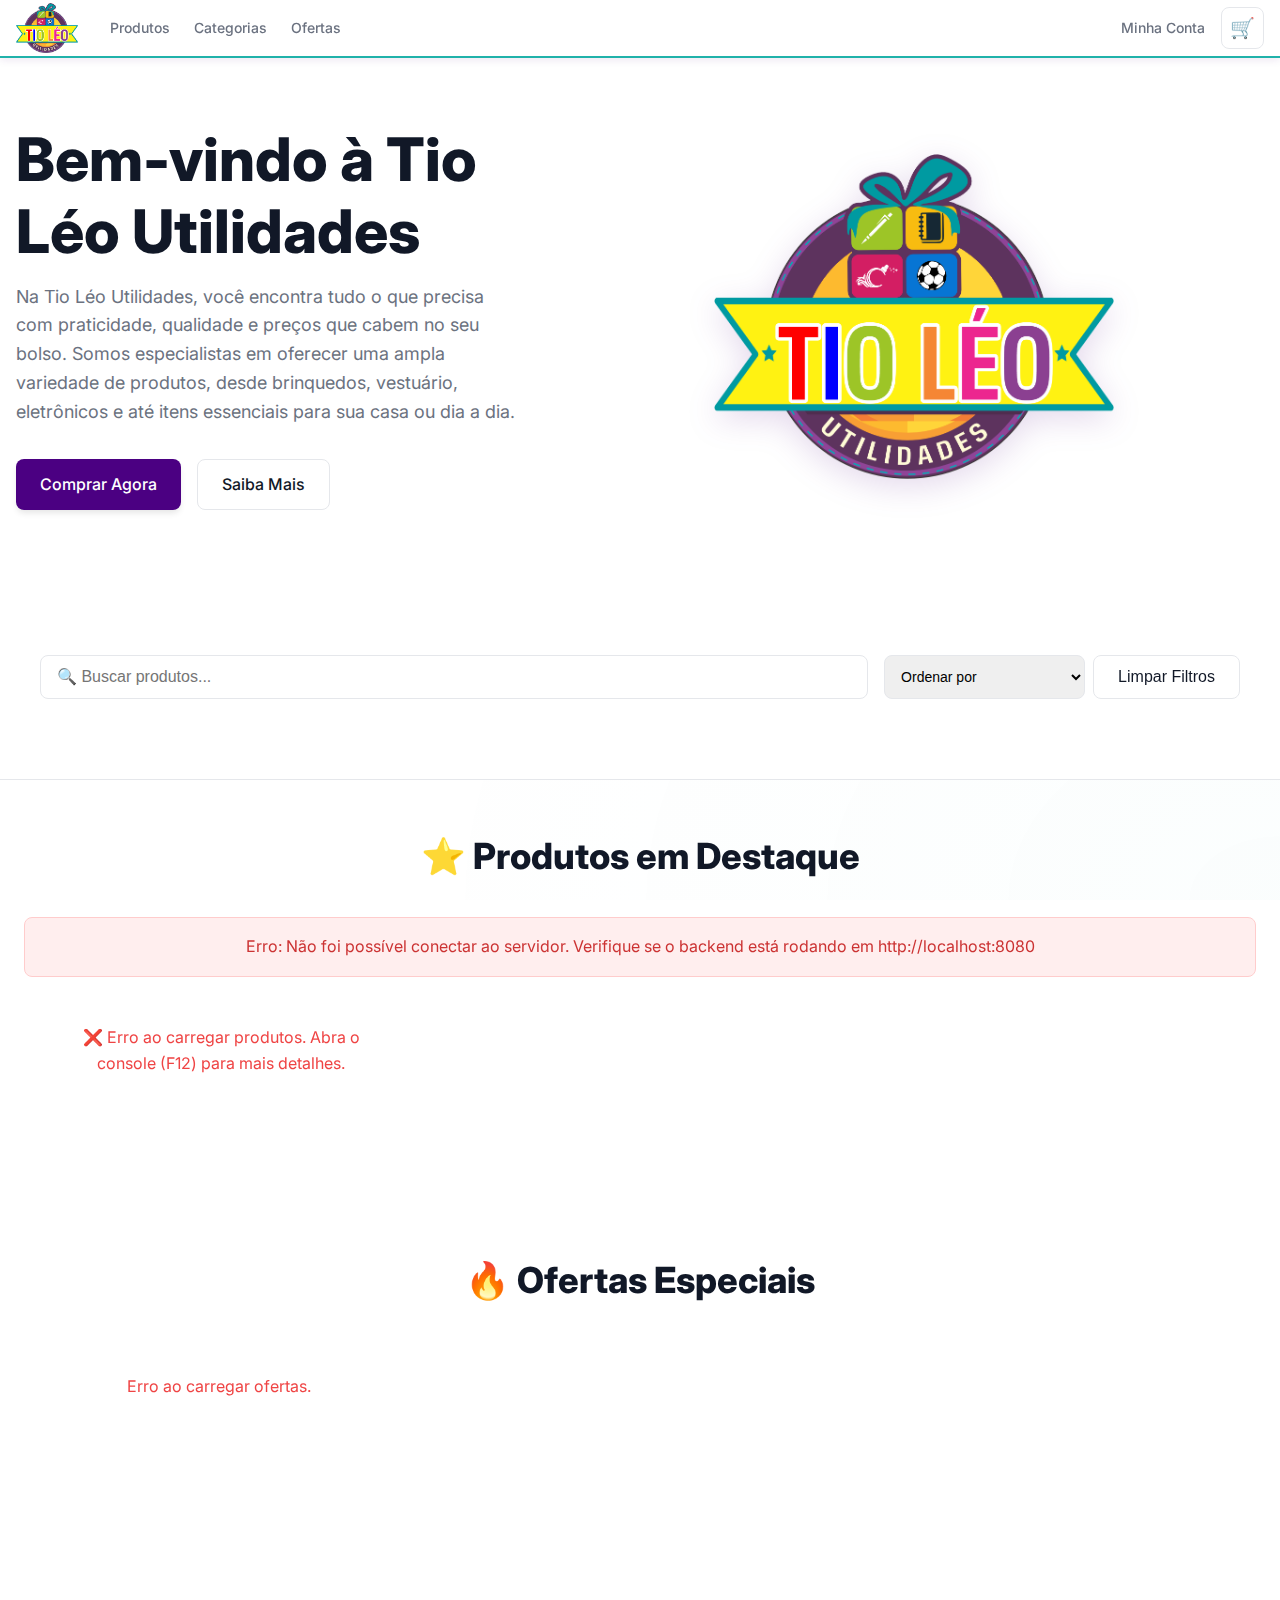
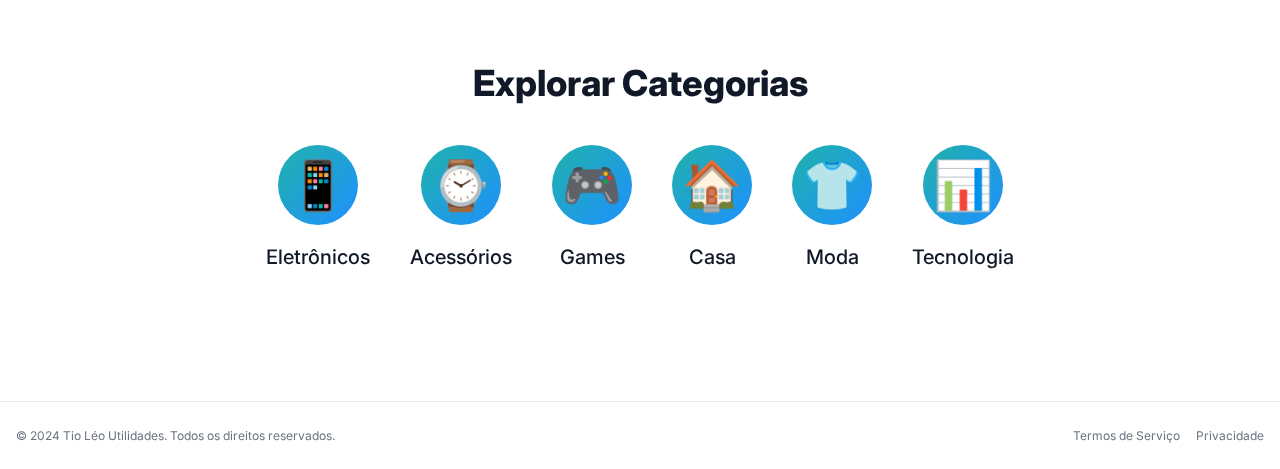
<file: frontend/index.html>
<!DOCTYPE html>
<html lang="pt-BR">
<head>
    <meta charset="UTF-8">
    <meta name="viewport" content="width=device-width, initial-scale=1.0">
    <meta name="description" content="Na Tio Léo Utilidades, você encontra tudo o que precisa com praticidade, qualidade e preços que cabem no seu bolso. Brinquedos, vestuário, eletrônicos e itens essenciais para sua casa ou dia a dia.">
    <title>Tio Léo Utilidades - Loja Online</title>
    <link rel="stylesheet" href="styles-modern.css">
    <link rel="preconnect" href="https://fonts.googleapis.com">
    <link rel="preconnect" href="https://fonts.gstatic.com" crossorigin>
    <link href="https://fonts.googleapis.com/css2?family=Inter:wght@400;500;600;700;800&display=swap" rel="stylesheet">
</head>
<body>
    <!-- HEADER STICKY -->
    <header class="site-header" id="site-header">
        <div class="header-container">
            <div class="header-left">
                <a href="index.html" class="logo-link">
                    <img src="LOGO.png" alt="Tio Léo Utilidades" class="logo-image">
                    <span class="logo-text" style="display: none;">Tio Léo Utilidades</span>
                </a>
                <nav class="header-nav desktop-only">
                    <a href="#produtos" class="nav-link">Produtos</a>
                    <a href="#categorias" class="nav-link">Categorias</a>
                    <a href="#ofertas" class="nav-link">Ofertas</a>
                    <a href="meus-pedidos.html" class="nav-link" id="pedidos-link" style="display: none;">📦 Meus Pedidos</a>
                </nav>
            </div>
            <div class="header-right">
                <div id="auth-container" class="auth-container">
                    <a href="login.html" class="nav-link">Minha Conta</a>
                </div>
                <button class="cart-button" id="cart-button" onclick="window.location.href='carrinho.html'">
                    <span class="cart-icon">🛒</span>
                    <span id="cart-count" class="cart-badge" style="display: none;">0</span>
                </button>
                <button class="menu-toggle" id="menu-toggle" aria-label="Menu">
                    <span class="menu-icon">☰</span>
                </button>
            </div>
        </div>
        <!-- Menu Mobile -->
        <div class="mobile-menu" id="mobile-menu" style="display: none;">
            <nav class="mobile-nav">
                <a href="#produtos" class="mobile-nav-link">Produtos</a>
                <a href="#categorias" class="mobile-nav-link">Categorias</a>
                <a href="#ofertas" class="mobile-nav-link">Ofertas</a>
                <a href="meus-pedidos.html" class="mobile-nav-link" id="mobile-pedidos-link" style="display: none;">📦 Meus Pedidos</a>
                <a href="login.html" class="mobile-nav-link">Minha Conta</a>
            </nav>
        </div>
    </header>

    <!-- HERO SECTION -->
    <section class="hero-section">
        <div class="hero-container">
            <div class="hero-content">
                <h1 class="hero-title">Bem-vindo à Tio Léo Utilidades</h1>
                <p class="hero-description">
                    Na Tio Léo Utilidades, você encontra tudo o que precisa com praticidade, qualidade e preços que cabem no seu bolso. Somos especialistas em oferecer uma ampla variedade de produtos, desde brinquedos, vestuário, eletrônicos e até itens essenciais para sua casa ou dia a dia.
                </p>
                <div class="hero-buttons">
                    <a href="#produtos" class="btn btn-primary">Comprar Agora</a>
                    <a href="#sobre" class="btn btn-outline">Saiba Mais</a>
                </div>
            </div>
            <div class="hero-image">
                <div class="hero-image-wrapper">
                    <div class="hero-image-placeholder">
                        <img src="LOGO.png" alt="Tio Léo Utilidades">
                    </div>
                </div>
            </div>
        </div>
    </section>

            <!-- BUSCA E FILTROS -->
            <section class="search-section" style="background: var(--background); padding: 2rem 0; border-bottom: 1px solid var(--border);">
                <div class="section-container">
                    <div style="max-width: 1200px; margin: 0 auto;">
                        <div style="display: flex; gap: 1rem; flex-wrap: wrap; align-items: center;">
                            <div style="flex: 1; min-width: 250px;">
                                <input type="text" id="search-input" placeholder="🔍 Buscar produtos..." 
                                       style="width: 100%; padding: 0.75rem 1rem; border: 1px solid var(--border); border-radius: var(--radius); font-size: 1rem;">
                            </div>
                            <div style="display: flex; gap: 0.5rem; flex-wrap: wrap;">
                                <select id="filter-order" style="padding: 0.75rem; border: 1px solid var(--border); border-radius: var(--radius); font-size: 0.875rem;">
                                    <option value="">Ordenar por</option>
                                    <option value="nome">Nome (A-Z)</option>
                                    <option value="preco-asc">Preço: Menor para Maior</option>
                                    <option value="preco-desc">Preço: Maior para Menor</option>
                                </select>
                                <button id="clear-filters" class="btn btn-outline" style="white-space: nowrap;">Limpar Filtros</button>
                            </div>
                        </div>
                    </div>
                </div>
            </section>

            <!-- PRODUTOS EM DESTAQUE -->
            <section class="products-section" id="produtos">
                <div class="section-container">
                    <h2 class="section-title">⭐ Produtos em Destaque</h2>
                    <div id="loading" class="loading">Carregando produtos...</div>
                    <div id="error" class="error" style="display: none;"></div>
                    <div id="products-count" style="margin-bottom: 1rem; color: var(--muted);"></div>
                    <div id="products-grid" class="products-grid-modern"></div>
                </div>
            </section>

    <!-- OFERTAS SECTION -->
    <section class="deals-section" id="ofertas">
        <div class="section-container">
            <h2 class="section-title">🔥 Ofertas Especiais</h2>
            <div id="deals-grid" class="deals-grid"></div>
        </div>
    </section>

    <!-- CATEGORIAS SECTION -->
    <section class="categories-section" id="categorias">
        <div class="section-container">
            <h2 class="section-title">Explorar Categorias</h2>
            <div class="categories-grid">
                <div class="category-card">
                    <div class="category-icon">📱</div>
                    <h3 class="category-name">Eletrônicos</h3>
                </div>
                <div class="category-card">
                    <div class="category-icon">⌚</div>
                    <h3 class="category-name">Acessórios</h3>
                </div>
                <div class="category-card">
                    <div class="category-icon">🎮</div>
                    <h3 class="category-name">Games</h3>
                </div>
                <div class="category-card">
                    <div class="category-icon">🏠</div>
                    <h3 class="category-name">Casa</h3>
                </div>
                <div class="category-card">
                    <div class="category-icon">👕</div>
                    <h3 class="category-name">Moda</h3>
                </div>
                <div class="category-card">
                    <div class="category-icon">📊</div>
                    <h3 class="category-name">Tecnologia</h3>
                </div>
            </div>
        </div>
    </section>

    <!-- FOOTER -->
    <footer class="site-footer">
        <div class="footer-container">
            <p class="footer-text">© 2024 Tio Léo Utilidades. Todos os direitos reservados.</p>
            <nav class="footer-nav">
                <a href="#" class="footer-link">Termos de Serviço</a>
                <a href="#" class="footer-link">Privacidade</a>
            </nav>
        </div>
    </footer>

    <script src="api.js"></script>
    <script src="auth.js"></script>
    <script src="carrinho-persistente.js"></script>
    <script src="header-utils.js"></script>
    <script src="app-modern.js"></script>
</body>
</html>
</file>
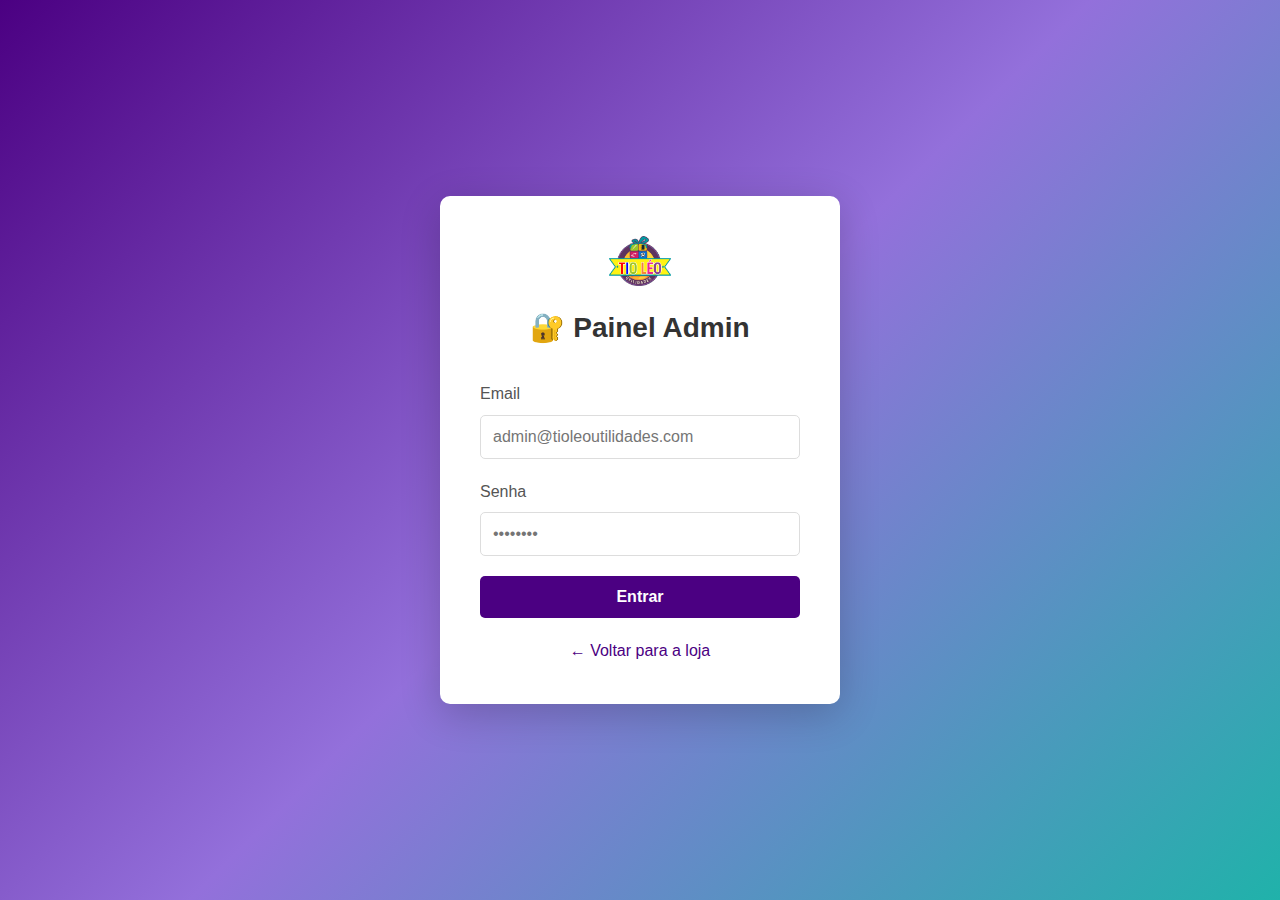
<file: frontend/admin-login.html>
<!DOCTYPE html>
<html lang="pt-BR">
<head>
    <meta charset="UTF-8">
    <meta name="viewport" content="width=device-width, initial-scale=1.0">
    <title>Login Admin - TIO LÉO Utilidades</title>
    <link rel="stylesheet" href="styles.css">
    <style>
        .admin-login-container {
            min-height: 100vh;
            display: flex;
            justify-content: center;
            align-items: center;
            background: linear-gradient(135deg, var(--dark-purple, #4B0082) 0%, var(--light-purple, #9370DB) 50%, var(--teal, #20B2AA) 100%);
            padding: 20px;
        }
        .admin-login-box {
            background: white;
            padding: 40px;
            border-radius: 10px;
            box-shadow: 0 10px 40px rgba(0,0,0,0.2);
            width: 100%;
            max-width: 400px;
        }
        .admin-login-box h1 {
            text-align: center;
            margin-bottom: 30px;
            color: #333;
            font-size: 28px;
        }
        .admin-login-box h1 img {
            margin-bottom: 10px;
        }
        .admin-form-group {
            margin-bottom: 20px;
        }
        .admin-form-group label {
            display: block;
            margin-bottom: 8px;
            color: #555;
            font-weight: 500;
        }
        .admin-form-group input {
            width: 100%;
            padding: 12px;
            border: 1px solid #ddd;
            border-radius: 5px;
            font-size: 16px;
            box-sizing: border-box;
        }
        .admin-form-group input:focus {
            outline: none;
            border-color: var(--dark-purple, #4B0082);
        }
        .admin-btn-login {
            width: 100%;
            padding: 12px;
            background: var(--dark-purple, #4B0082);
            color: white;
            border: none;
            border-radius: 5px;
            font-size: 16px;
            font-weight: 600;
            cursor: pointer;
            transition: background 0.3s;
        }
        .admin-btn-login:hover {
            background: var(--light-purple, #9370DB);
        }
        .admin-btn-login:disabled {
            background: #ccc;
            cursor: not-allowed;
        }
        .admin-error {
            background: #fee;
            color: #c33;
            padding: 10px;
            border-radius: 5px;
            margin-bottom: 20px;
            display: none;
        }
        .admin-error.show {
            display: block;
        }
        .admin-back-link {
            text-align: center;
            margin-top: 20px;
        }
        .admin-back-link a {
            color: var(--dark-purple, #4B0082);
            text-decoration: none;
        }
        .admin-back-link a:hover {
            text-decoration: underline;
        }
    </style>
</head>
<body>
    <div class="admin-login-container">
        <div class="admin-login-box">
            <h1>
                <img src="LOGO.png" alt="TIO LÉO Utilidades" style="height: 50px; width: auto; display: block; margin: 0 auto 20px;">
                <span style="display: block; margin-top: 10px;">🔐 Painel Admin</span>
            </h1>
            <div class="admin-error" id="errorMessage"></div>
            <form id="loginForm">
                <div class="admin-form-group">
                    <label for="email">Email</label>
                    <input type="email" id="email" name="email" required placeholder="admin@tioleoutilidades.com">
                </div>
                <div class="admin-form-group">
                    <label for="senha">Senha</label>
                    <input type="password" id="senha" name="senha" required placeholder="••••••••">
                </div>
                <button type="submit" class="admin-btn-login" id="loginBtn">Entrar</button>
            </form>
            <div class="admin-back-link">
                <a href="index.html">← Voltar para a loja</a>
            </div>
        </div>
    </div>
    <script src="admin-login.js"></script>
</body>
</html>
</file>
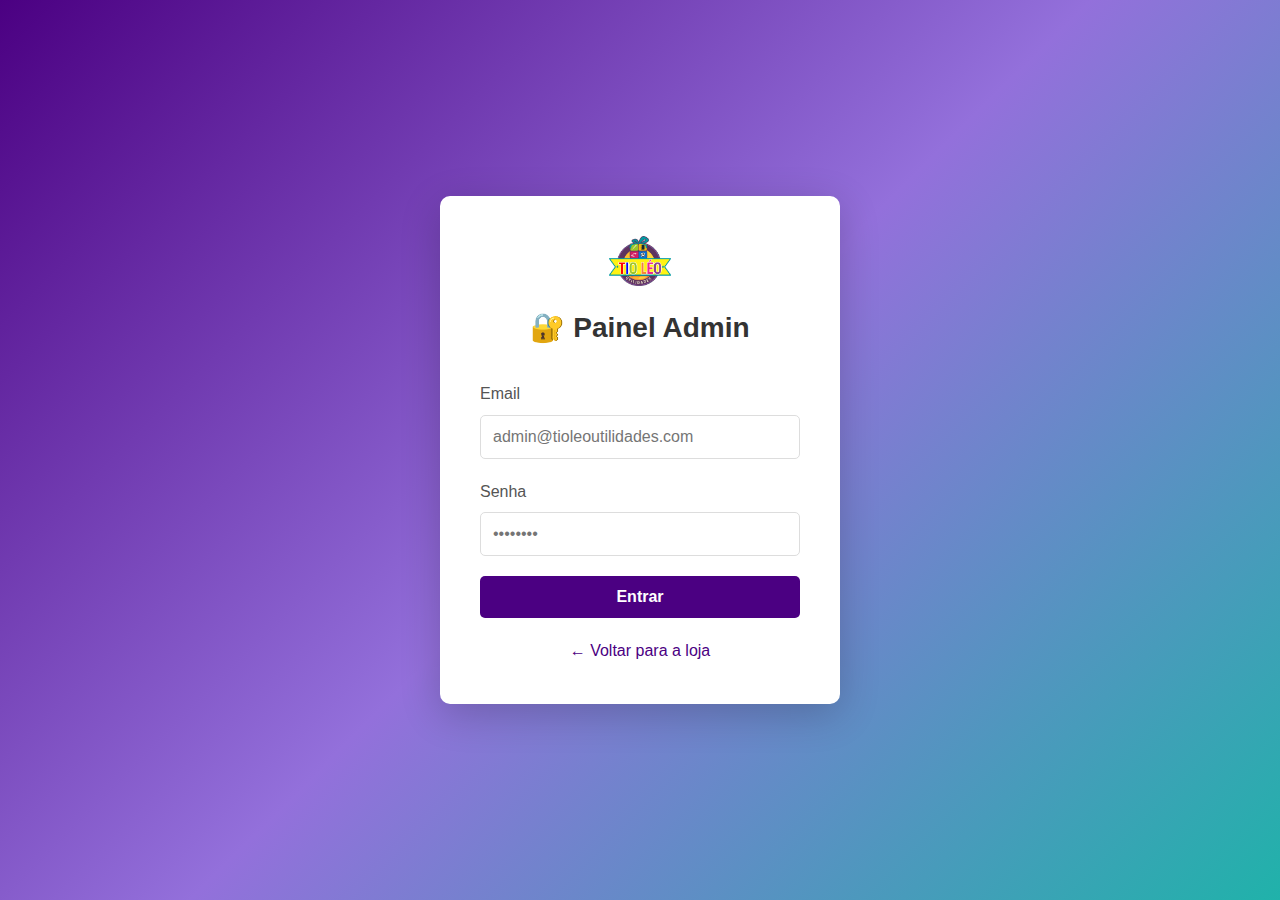
<file: frontend/admin.html>
<!DOCTYPE html>
<html lang="pt-BR">
<head>
    <meta charset="UTF-8">
    <meta name="viewport" content="width=device-width, initial-scale=1.0">
    <title>Painel Admin - TIO LÉO Utilidades</title>
    <link rel="stylesheet" href="styles.css">
    <link rel="stylesheet" href="admin.css">
</head>
<body>
    <div class="admin-container">
        <!-- Sidebar -->
        <aside class="admin-sidebar">
            <div class="admin-sidebar-header">
                <h2>
                    <img src="LOGO.png" alt="TIO LÉO Utilidades" style="height: 40px; width: auto; margin-right: 0.5rem;">
                    Admin
                </h2>
            </div>
            <nav class="admin-nav">
                <a href="#" class="admin-nav-item active" data-section="dashboard">
                    📊 Dashboard
                </a>
                <a href="#" class="admin-nav-item" data-section="produtos">
                    📦 Produtos
                </a>
                <a href="#" class="admin-nav-item" data-section="pedidos">
                    📦 Pedidos
                </a>
            </nav>
            <div class="admin-sidebar-footer">
                <div class="admin-user-info">
                    <strong id="adminUserName">Admin</strong>
                    <span id="adminUserEmail">admin@tioleoutilidades.com</span>
                </div>
                <button class="admin-btn-logout" id="logoutBtn">Sair</button>
            </div>
        </aside>

        <!-- Main Content -->
        <main class="admin-main">
            <header class="admin-header">
                <h1 id="adminPageTitle">Dashboard</h1>
            </header>

            <!-- Dashboard Section -->
            <section id="dashboard" class="admin-section active">
                <div class="admin-stats">
                    <div class="admin-stat-card">
                        <div class="admin-stat-icon">📦</div>
                        <div class="admin-stat-info">
                            <h3 id="totalProdutos">0</h3>
                            <p>Total de Produtos</p>
                        </div>
                    </div>
                    <div class="admin-stat-card">
                        <div class="admin-stat-icon">📦</div>
                        <div class="admin-stat-info">
                            <h3 id="totalPedidos">0</h3>
                            <p>Total de Pedidos</p>
                        </div>
                    </div>
                    <div class="admin-stat-card">
                        <div class="admin-stat-icon">💰</div>
                        <div class="admin-stat-info">
                            <h3 id="totalVendas">R$ 0,00</h3>
                            <p>Total em Vendas</p>
                        </div>
                    </div>
                    <div class="admin-stat-card">
                        <div class="admin-stat-icon">👥</div>
                        <div class="admin-stat-info">
                            <h3 id="totalUsuarios">0</h3>
                            <p>Total de Usuários</p>
                        </div>
                    </div>
                    <div class="admin-stat-card">
                        <div class="admin-stat-icon">✅</div>
                        <div class="admin-stat-info">
                            <h3 id="pedidosPendentes">0</h3>
                            <p>Pedidos Pendentes</p>
                        </div>
                    </div>
                    <div class="admin-stat-card">
                        <div class="admin-stat-icon">📊</div>
                        <div class="admin-stat-info">
                            <h3 id="ticketMedio">R$ 0,00</h3>
                            <p>Ticket Médio</p>
                        </div>
                    </div>
                </div>
                
                <div style="margin-top: 2rem; display: grid; grid-template-columns: 1fr 1fr; gap: 1.5rem;">
                    <div class="admin-stat-card" style="padding: 1.5rem;">
                        <h3 style="margin-bottom: 1rem;">Status dos Pedidos</h3>
                        <div id="pedidosStatusChart" style="min-height: 200px;">
                            <p style="color: #6b7280;">Carregando...</p>
                        </div>
                    </div>
                    <div class="admin-stat-card" style="padding: 1.5rem;">
                        <h3 style="margin-bottom: 1rem;">Últimos Pedidos</h3>
                        <div id="ultimosPedidos" style="min-height: 200px;">
                            <p style="color: #6b7280;">Carregando...</p>
                        </div>
                    </div>
                </div>
            </section>

            <!-- Produtos Section -->
            <section id="produtos" class="admin-section">
                <div class="admin-section-header">
                    <h2>Gerenciar Produtos</h2>
                    <div style="display: flex; gap: 1rem;">
                        <button class="admin-btn-danger" id="btnDeletarTodosProdutos" style="background: #dc3545; color: white; padding: 0.5rem 1rem; border: none; border-radius: 4px; cursor: pointer; font-weight: 500;">
                            🗑️ Deletar Todos os Produtos
                        </button>
                        <button class="admin-btn-primary" id="btnNovoProduto">+ Novo Produto</button>
                    </div>
                </div>
                <div class="admin-table-container">
                    <table class="admin-table">
                        <thead>
                            <tr>
                                <th>ID</th>
                                <th>Nome</th>
                                <th>Preço</th>
                                <th>Estoque</th>
                                <th>Ações</th>
                            </tr>
                        </thead>
                        <tbody id="produtosTableBody">
                            <tr>
                                <td colspan="5" class="admin-loading">Carregando...</td>
                            </tr>
                        </tbody>
                    </table>
                </div>
            </section>

            <!-- Pedidos Section -->
            <section id="pedidos" class="admin-section">
                <div class="admin-section-header">
                    <h2>Gerenciar Pedidos</h2>
                </div>
                <div class="admin-table-container">
                    <table class="admin-table">
                        <thead>
                            <tr>
                                <th>ID</th>
                                <th>Data</th>
                                <th>Valor Total</th>
                                <th>Status</th>
                                <th>Ações</th>
                            </tr>
                        </thead>
                        <tbody id="pedidosTableBody">
                            <tr>
                                <td colspan="5" class="admin-loading">Carregando...</td>
                            </tr>
                        </tbody>
                    </table>
                </div>
            </section>
        </main>
    </div>

    <!-- Modal Produto -->
    <div id="produtoModal" class="admin-modal">
        <div class="admin-modal-content">
            <div class="admin-modal-header">
                <h2 id="produtoModalTitle">Novo Produto</h2>
                <button class="admin-modal-close" id="closeProdutoModal">&times;</button>
            </div>
            <form id="produtoForm">
                <input type="hidden" id="produtoId">
                <div class="admin-form-group">
                    <label for="produtoNome">Nome *</label>
                    <input type="text" id="produtoNome" required>
                </div>
                <div class="admin-form-group">
                    <label for="produtoDescricao">Descrição *</label>
                    <textarea id="produtoDescricao" rows="3" required></textarea>
                </div>
                <div class="admin-form-row">
                    <div class="admin-form-group">
                        <label for="produtoPreco">Preço *</label>
                        <input type="number" id="produtoPreco" step="0.01" min="0" required>
                    </div>
                    <div class="admin-form-group">
                        <label for="produtoEstoque">Estoque *</label>
                        <input type="number" id="produtoEstoque" min="0" required>
                    </div>
                </div>
                <div class="admin-form-group">
                    <label for="produtoImagemUrl">URL da Imagem</label>
                    <input type="url" id="produtoImagemUrl">
                </div>
                <div class="admin-modal-footer">
                    <button type="button" class="admin-btn-secondary" id="cancelProduto">Cancelar</button>
                    <button type="submit" class="admin-btn-primary">Salvar</button>
                </div>
            </form>
        </div>
    </div>

    <!-- Modal Pedido -->
    <div id="pedidoModal" class="admin-modal">
        <div class="admin-modal-content admin-modal-large">
            <div class="admin-modal-header">
                <h2>Detalhes do Pedido #<span id="pedidoModalId"></span></h2>
                <button class="admin-modal-close" id="closePedidoModal">&times;</button>
            </div>
            <div id="pedidoModalBody">
                <div class="admin-loading">Carregando...</div>
            </div>
        </div>
    </div>

    <script src="admin.js"></script>
</body>
</html>
</file>
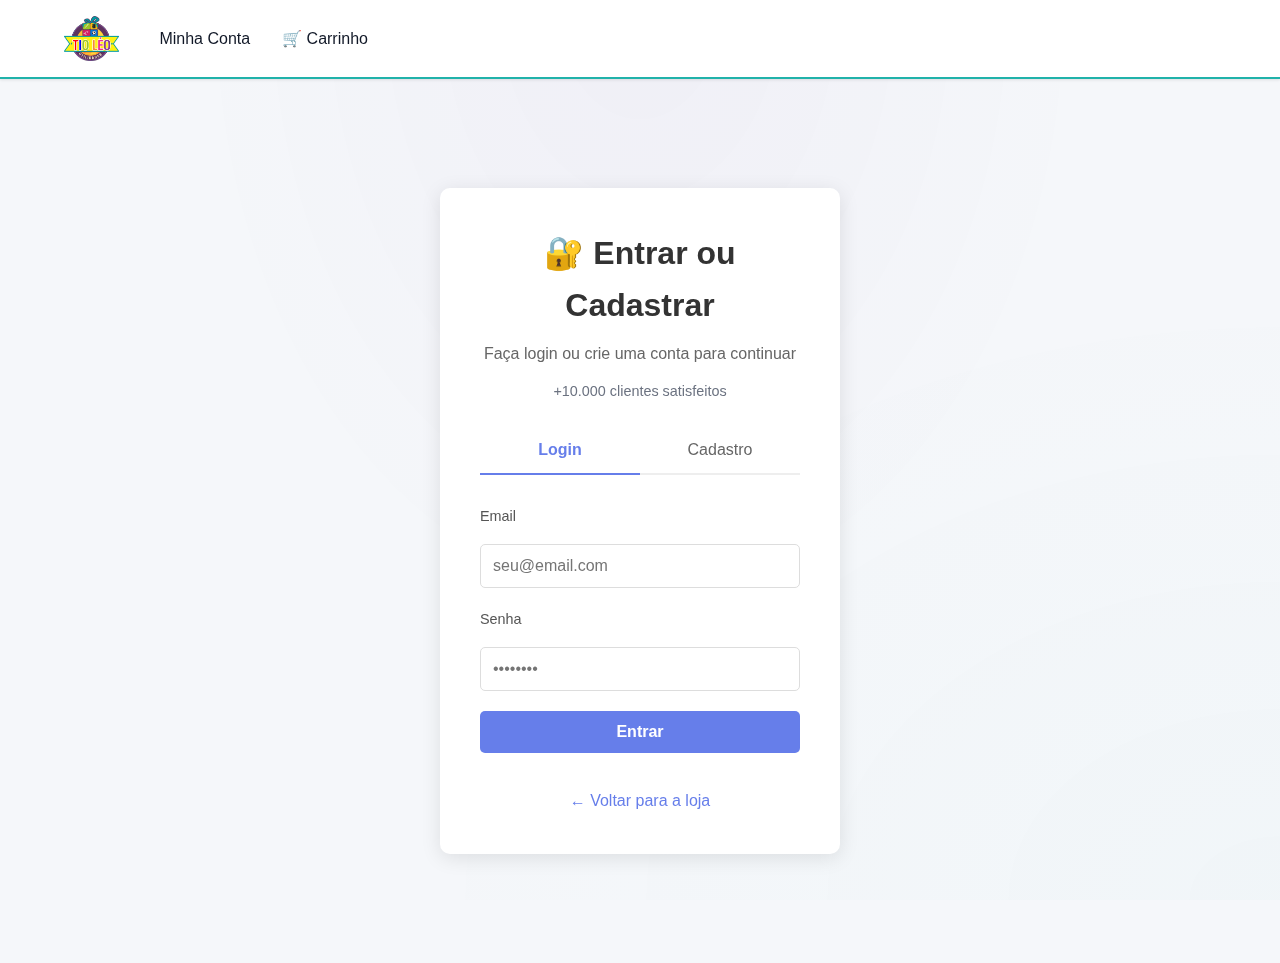
<file: frontend/carrinho.html>
<!DOCTYPE html>
<html lang="pt-BR">
<head>
    <meta charset="UTF-8">
    <meta name="viewport" content="width=device-width, initial-scale=1.0">
    <title>Carrinho - TIO LÉO Utilidades</title>
    <link rel="stylesheet" href="styles.css">
</head>
<body>
    <header class="header">
        <div class="container">
            <button class="menu-toggle" id="menu-toggle" aria-label="Menu">☰</button>
            <a href="index.html" class="logo">
                <img src="LOGO.png" alt="TIO LÉO Utilidades" style="height: 45px; width: auto;">
                <span style="display: none;">TIO LÉO Utilidades</span>
            </a>
            
            <div class="header-search">
                <form id="header-search-form">
                    <input 
                        type="text" 
                        id="header-search-input" 
                        placeholder="🔍 Buscar produtos..." 
                    >
                    <button type="submit">Buscar</button>
                </form>
            </div>
            
            <nav class="nav">
                <div id="auth-container" class="auth-container"></div>
            </nav>
        </div>
        
        <!-- Menu Mobile -->
        <div class="mobile-menu" id="mobile-menu">
            <div id="mobile-auth-container"></div>
        </div>
    </header>

    <main class="main">
        <div class="container">
            <div class="cart-header">
                <h2>Carrinho de Compras</h2>
                <button id="clear-cart-btn" class="clear-cart-btn">Limpar Carrinho</button>
            </div>

            <div id="cart-empty" class="cart-empty" style="display: none;">
                <p>Seu carrinho está vazio.</p>
                <a href="index.html" class="continue-shopping-btn">Continuar Comprando</a>
            </div>

            <div id="cart-content" class="cart-content" style="display: none;">
                <div class="cart-items-container">
                    <div id="cart-items"></div>
                </div>

                <div class="cart-summary">
                    <h3>Resumo do Pedido</h3>
                    <div class="summary-row">
                        <span>Total de itens:</span>
                        <span id="total-items">0</span>
                    </div>
                    <div class="summary-total">
                        <span>Total:</span>
                        <span id="total-price">R$ 0,00</span>
                    </div>
                    <button id="checkout-btn" class="checkout-btn">Ir para Pagamento</button>
                    <a href="index.html" class="continue-shopping-link">Continuar Comprando</a>
                </div>
            </div>
        </div>
    </main>

    <script src="api.js"></script>
    <script src="auth.js"></script>
    <script src="carrinho-persistente.js"></script>
    <script src="header-utils.js"></script>
    <script src="carrinho.js"></script>
    <script>
        // Atualizar header ao carregar
        if (document.readyState === 'loading') {
            document.addEventListener('DOMContentLoaded', () => {
                headerUtils.updateAuthButton();
                setupMobileMenu();
                setupHeaderSearch();
            });
        } else {
            headerUtils.updateAuthButton();
            setupMobileMenu();
            setupHeaderSearch();
        }
        
        // Busca no header
        function setupHeaderSearch() {
            const headerForm = document.getElementById('header-search-form');
            if (headerForm) {
                headerForm.addEventListener('submit', (e) => {
                    e.preventDefault();
                    const input = document.getElementById('header-search-input');
                    const termo = input.value.trim();
                    if (termo) {
                        window.location.href = `index.html?search=${encodeURIComponent(termo)}`;
                    }
                });
            }
        }
        
        // Menu Mobile
        function setupMobileMenu() {
            const menuToggle = document.getElementById('menu-toggle');
            const mobileMenu = document.getElementById('mobile-menu');
            const mobileAuthContainer = document.getElementById('mobile-auth-container');
            
            if (menuToggle && mobileMenu) {
                menuToggle.addEventListener('click', () => {
                    mobileMenu.classList.toggle('active');
                    if (mobileAuthContainer && auth.isAuthenticated()) {
                        const user = auth.getUser();
                        const isAdmin = user.role === 'ADMIN' || user.role === 'ROLE_ADMIN';
                        mobileAuthContainer.innerHTML = `
                            <a href="index.html" class="nav-link">Home</a>
                            <a href="carrinho.html" class="nav-link">🛒 Carrinho</a>
                            ${isAdmin ? '<a href="admin.html" class="nav-link admin-link">⚙️ Admin</a>' : ''}
                            <a href="login.html" class="nav-link">Minha Conta</a>
                            <button class="logout-btn" style="width: 100%; margin-top: 1rem;" onclick="auth.logout(); window.location.reload();">Sair</button>
                        `;
                    } else if (mobileAuthContainer) {
                        mobileAuthContainer.innerHTML = `
                            <a href="index.html" class="nav-link">Home</a>
                            <a href="carrinho.html" class="nav-link">🛒 Carrinho</a>
                            <a href="login.html" class="nav-link">Entrar</a>
                        `;
                    }
                });
                
                document.addEventListener('click', (e) => {
                    if (!mobileMenu.contains(e.target) && !menuToggle.contains(e.target)) {
                        mobileMenu.classList.remove('active');
                    }
                });
            }
        }
    </script>
</body>
</html>
</file>
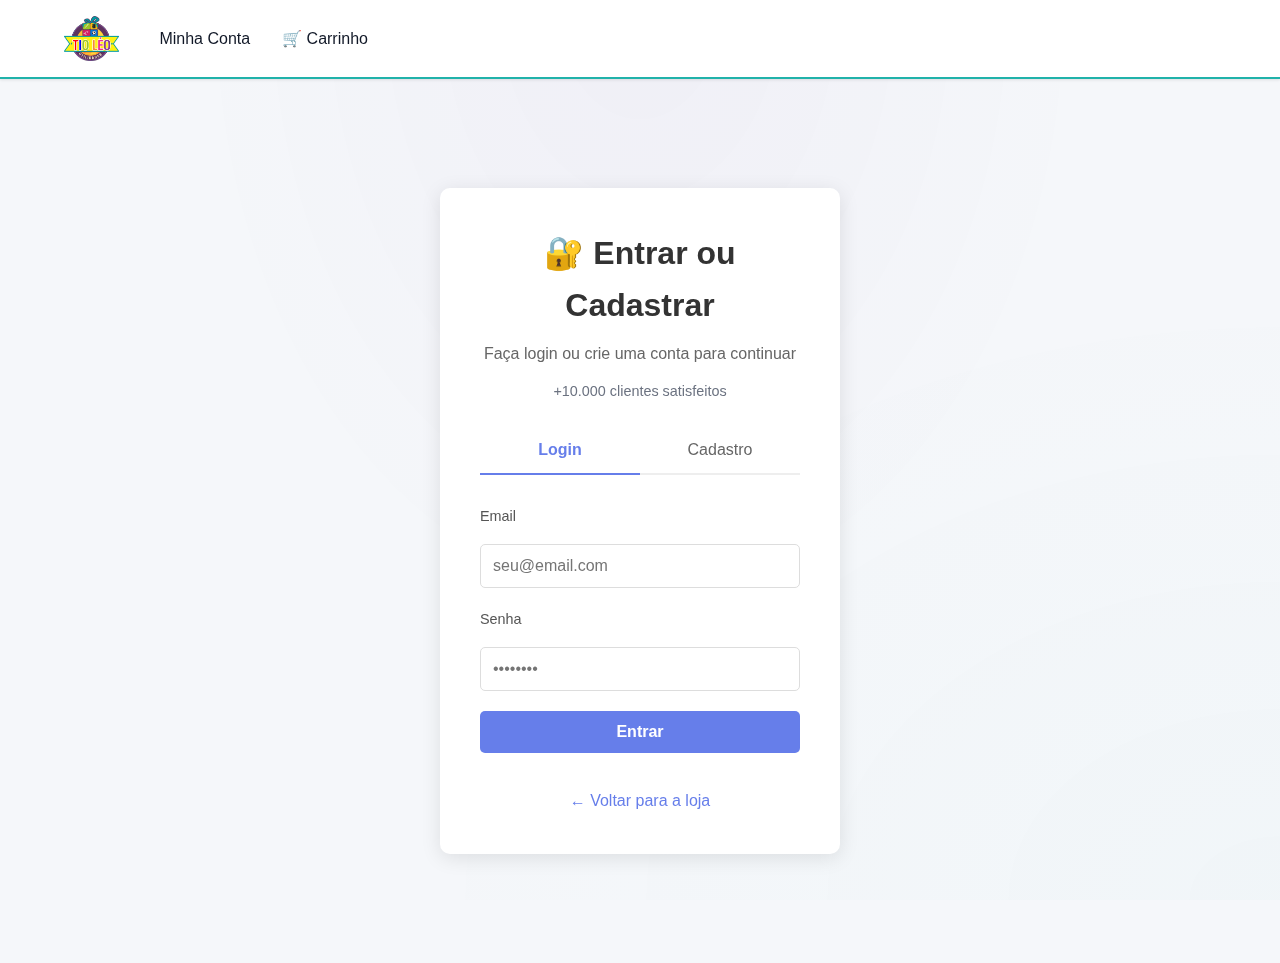
<file: frontend/checkout-novo.html>
<!DOCTYPE html>
<html lang="pt-BR">
<head>
    <meta charset="UTF-8">
    <meta name="viewport" content="width=device-width, initial-scale=1.0">
    <title>Checkout - Tio Léo Utilidades</title>
    <link rel="stylesheet" href="styles.css">
</head>
<body>
    <header class="header">
        <div class="container">
            <h1 class="logo">
                <img src="LOGO.png" alt="TIO LÉO Utilidades" style="height: 45px; width: auto;">
                <span style="display: none;">TIO LÉO Utilidades</span>
            </h1>
            <nav class="nav">
                <a href="index.html" class="nav-link">Home</a>
                <a href="carrinho.html" class="nav-link">
                    Carrinho
                    <span id="cart-count" class="cart-badge">0</span>
                </a>
            </nav>
        </div>
    </header>

    <main class="main">
        <div class="container">
            <h2>Finalizar Pedido</h2>

            <div id="loading" class="loading" style="display: none;">Carregando...</div>
            <div id="error" class="error" style="display: none;"></div>

            <div id="checkout-content" style="display: none;">
                <!-- Endereço de Entrega -->
                <section class="checkout-section">
                    <h3>Endereço de Entrega</h3>
                    <div id="enderecos-lista"></div>
                    <button id="btn-novo-endereco" class="btn-secondary">+ Novo Endereço</button>
                </section>

                <!-- Frete -->
                <section class="checkout-section" id="frete-section" style="display: none;">
                    <h3>Opções de Frete</h3>
                    <div id="opcoes-frete"></div>
                </section>

                <!-- Resumo -->
                <section class="checkout-section">
                    <h3>Resumo do Pedido</h3>
                    <div id="resumo-pedido"></div>
                    <div class="checkout-total">
                        <strong>Total: <span id="total-final">R$ 0,00</span></strong>
                    </div>
                    <button id="btn-finalizar" class="checkout-btn" disabled>Finalizar Pedido</button>
                </section>
            </div>
        </div>
    </main>

    <!-- Modal Novo Endereço -->
    <div id="modal-endereco" class="modal" style="display: none;">
        <div class="modal-content">
            <div class="modal-header">
                <h3>Novo Endereço</h3>
                <button class="modal-close" onclick="fecharModalEndereco()">&times;</button>
            </div>
            <form id="form-endereco">
                <div class="form-group">
                    <label>CEP *</label>
                    <input type="text" id="endereco-cep" required maxlength="10">
                </div>
                <div class="form-group">
                    <label>Rua *</label>
                    <input type="text" id="endereco-rua" required>
                </div>
                <div class="form-row">
                    <div class="form-group">
                        <label>Número *</label>
                        <input type="text" id="endereco-numero" required>
                    </div>
                    <div class="form-group">
                        <label>Complemento</label>
                        <input type="text" id="endereco-complemento">
                    </div>
                </div>
                <div class="form-group">
                    <label>Bairro *</label>
                    <input type="text" id="endereco-bairro" required>
                </div>
                <div class="form-row">
                    <div class="form-group">
                        <label>Cidade *</label>
                        <input type="text" id="endereco-cidade" required>
                    </div>
                    <div class="form-group">
                        <label>Estado *</label>
                        <input type="text" id="endereco-estado" required maxlength="2" placeholder="SP">
                    </div>
                </div>
                <div class="form-group">
                    <label>
                        <input type="checkbox" id="endereco-principal"> Marcar como principal
                    </label>
                </div>
                <div class="modal-footer">
                    <button type="button" class="btn-secondary" onclick="fecharModalEndereco()">Cancelar</button>
                    <button type="submit" class="btn-primary">Salvar</button>
                </div>
            </form>
        </div>
    </div>

    <script src="auth.js"></script>
    <script src="checkout-novo.js"></script>
</body>
</html>
</file>
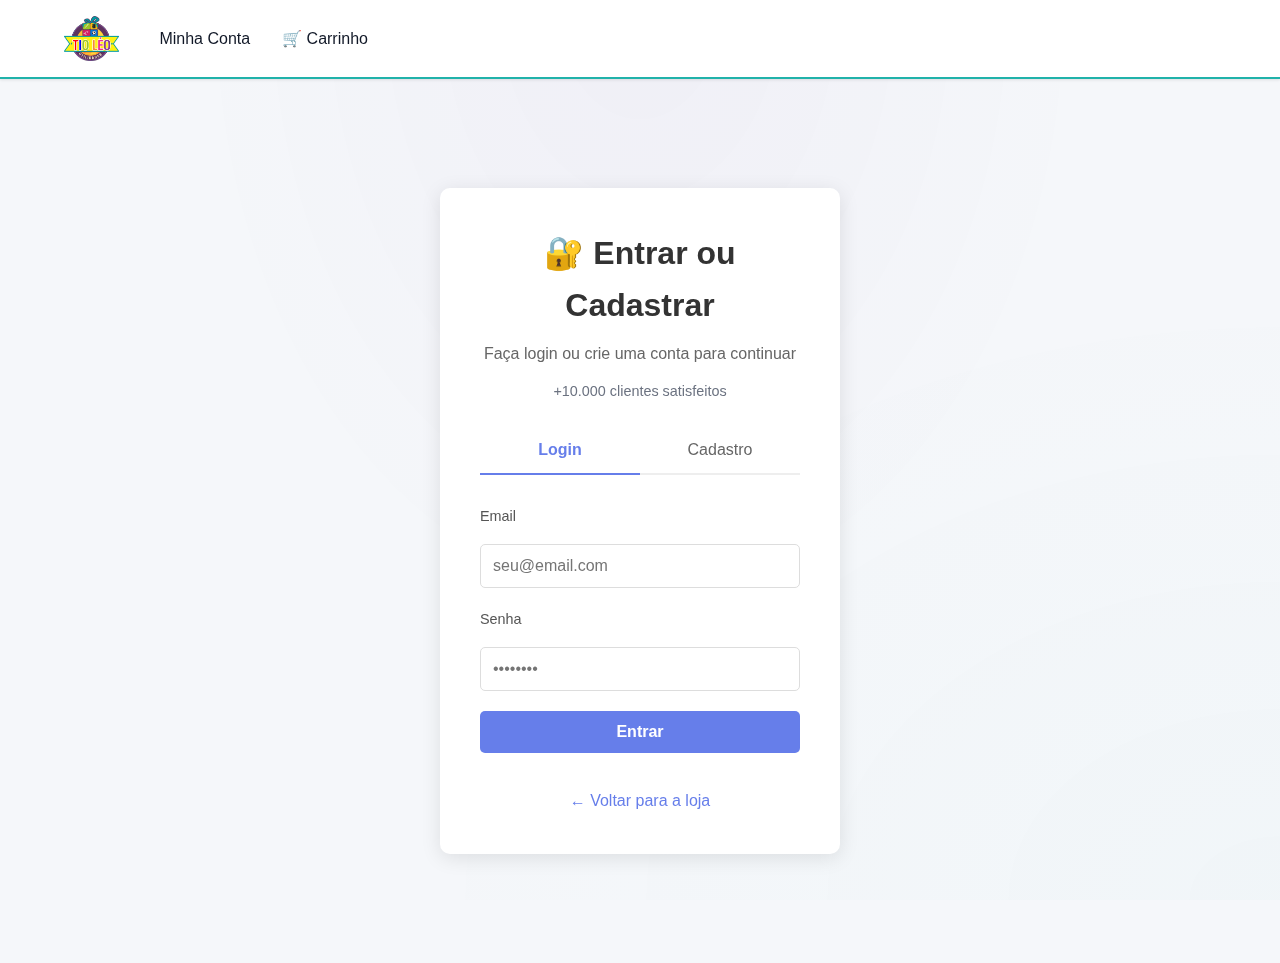
<file: frontend/checkout.html>
<!DOCTYPE html>
<html lang="pt-BR">
<head>
    <meta charset="UTF-8">
    <meta name="viewport" content="width=device-width, initial-scale=1.0">
    <title>Checkout - TIO LÉO Utilidades</title>
    <link rel="stylesheet" href="styles.css">
</head>
<body>
    <header class="header">
        <div class="container">
            <button class="menu-toggle" id="menu-toggle" aria-label="Menu">☰</button>
            <a href="index.html" class="logo">
                <img src="LOGO.png" alt="TIO LÉO Utilidades" style="height: 45px; width: auto;">
                <span style="display: none;">TIO LÉO Utilidades</span>
            </a>
            
            <div class="header-search" style="display: none;">
                <!-- Busca oculta no checkout -->
            </div>
            
            <nav class="nav">
                <div id="auth-container" class="auth-container"></div>
            </nav>
        </div>
        
        <!-- Menu Mobile -->
        <div class="mobile-menu" id="mobile-menu">
            <div id="mobile-auth-container"></div>
        </div>
    </header>

    <main class="main">
        <div class="container">
            <!-- Progress Bar -->
            <div class="checkout-progress">
                <div class="progress-steps">
                    <div class="progress-step active">
                        <div class="progress-step-number">1</div>
                        <div class="progress-step-label">Carrinho</div>
                    </div>
                    <div class="progress-step active">
                        <div class="progress-step-number">2</div>
                        <div class="progress-step-label">Endereço</div>
                    </div>
                    <div class="progress-step active">
                        <div class="progress-step-number">3</div>
                        <div class="progress-step-label">Pagamento</div>
                    </div>
                    <div class="progress-step">
                        <div class="progress-step-number">4</div>
                        <div class="progress-step-label">Confirmação</div>
                    </div>
                </div>
            </div>

            <div id="order-success" class="order-success" style="display: none;">
                <div class="success-icon">✓</div>
                <h1>🎉 Pedido Realizado com Sucesso!</h1>
                <p>Seu pedido <strong id="order-id"></strong> foi criado e está sendo processado.</p>
                <p style="margin-top: 1rem; color: var(--color-text-secondary);">
                    Você receberá um email de confirmação em breve.
                </p>
                <a href="index.html" class="continue-shopping-btn">Continuar Comprando</a>
            </div>

            <div id="checkout-form-container" class="checkout-form-container">
                <h2 style="font-weight: var(--font-weight-bold); margin-bottom: 1.5rem;">Finalizar Pedido</h2>
                
                <div id="order-items-summary" class="order-items-summary"></div>
                
                <div class="order-total-summary">
                    <strong>Total: <span id="checkout-total">R$ 0,00</span></strong>
                </div>

                <div class="form-actions">
                    <button id="confirm-order-btn" class="confirm-order-btn">✓ Confirmar Pedido</button>
                    <a href="carrinho.html" class="back-to-cart-btn">← Voltar ao Carrinho</a>
                </div>
            </div>

            <div id="checkout-empty" class="cart-empty" style="display: none;">
                <p>Seu carrinho está vazio.</p>
                <a href="index.html" class="continue-shopping-btn">Continuar Comprando</a>
            </div>
        </div>
    </main>

    <script src="api.js"></script>
    <script src="auth.js"></script>
    <script src="carrinho-persistente.js"></script>
    <script src="header-utils.js"></script>
    <script src="checkout.js"></script>
</body>
</html>
</file>
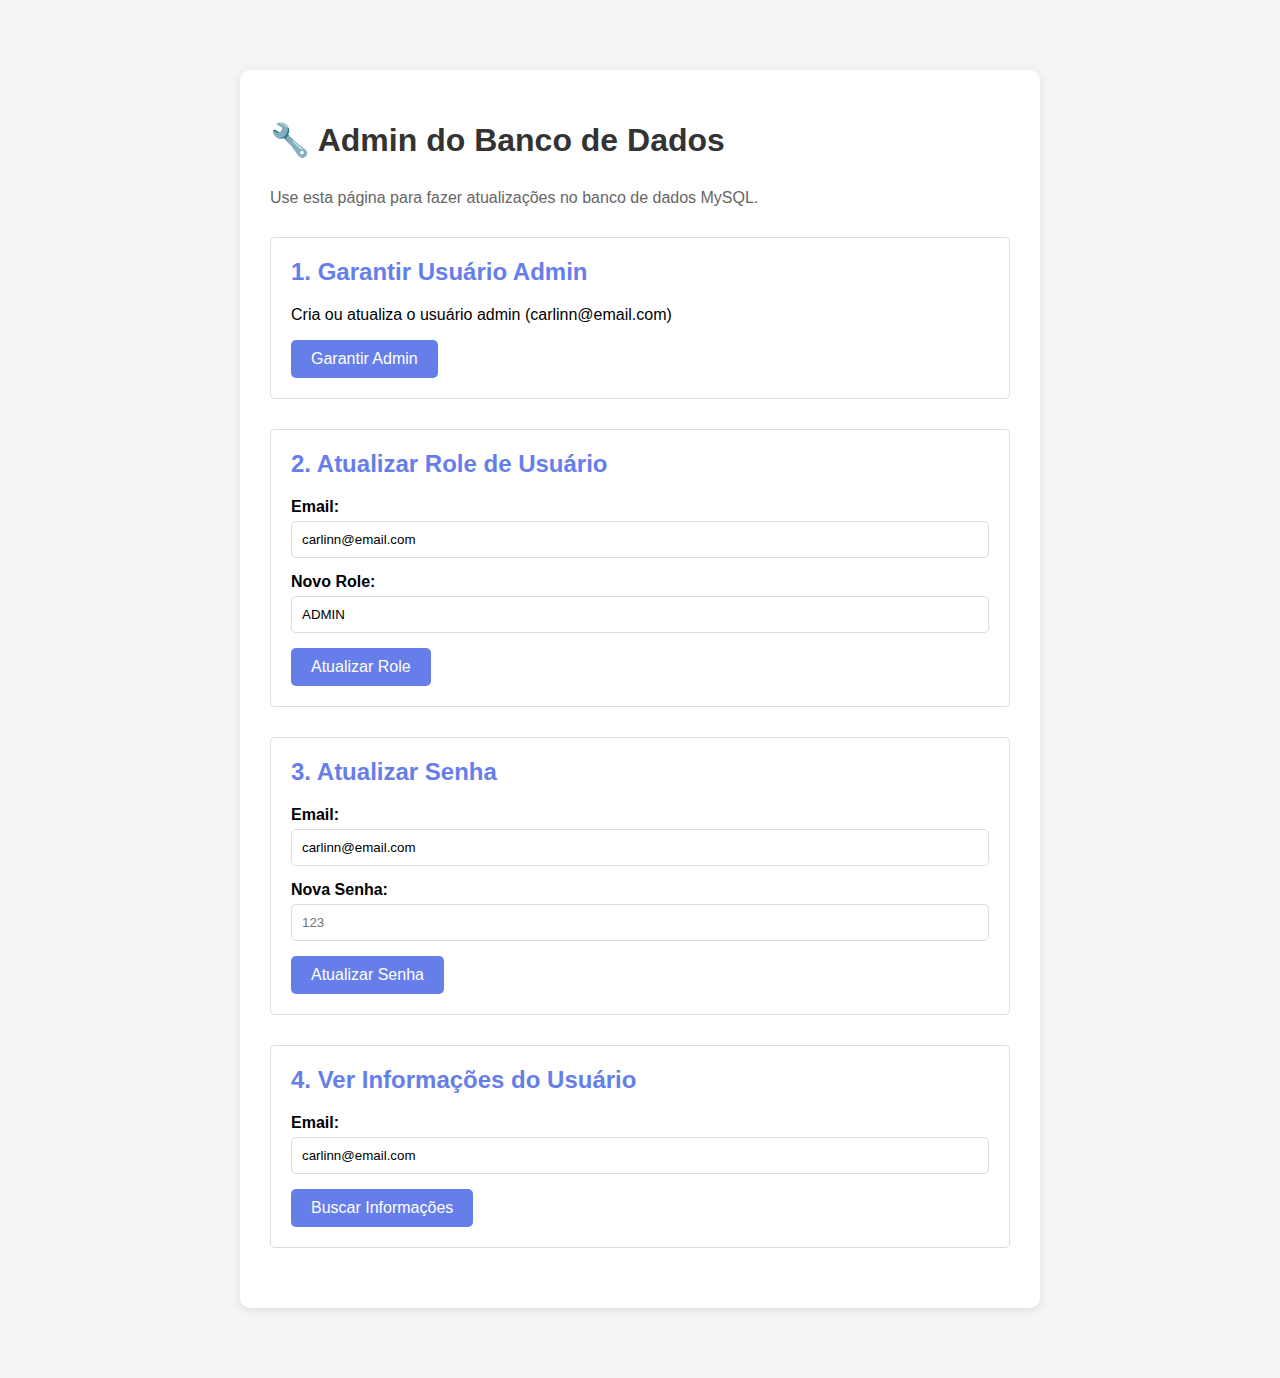
<file: frontend/db-admin.html>
<!DOCTYPE html>
<html lang="pt-BR">
<head>
    <meta charset="UTF-8">
    <meta name="viewport" content="width=device-width, initial-scale=1.0">
    <title>Admin do Banco de Dados</title>
    <style>
        body {
            font-family: Arial, sans-serif;
            max-width: 800px;
            margin: 50px auto;
            padding: 20px;
            background: #f5f5f5;
        }
        .container {
            background: white;
            padding: 30px;
            border-radius: 10px;
            box-shadow: 0 2px 10px rgba(0,0,0,0.1);
        }
        h1 {
            color: #333;
            margin-bottom: 30px;
        }
        .section {
            margin-bottom: 30px;
            padding: 20px;
            border: 1px solid #ddd;
            border-radius: 5px;
        }
        .section h2 {
            margin-top: 0;
            color: #667eea;
        }
        .form-group {
            margin-bottom: 15px;
        }
        label {
            display: block;
            margin-bottom: 5px;
            font-weight: bold;
        }
        input {
            width: 100%;
            padding: 10px;
            border: 1px solid #ddd;
            border-radius: 5px;
            box-sizing: border-box;
        }
        button {
            background: #667eea;
            color: white;
            padding: 10px 20px;
            border: none;
            border-radius: 5px;
            cursor: pointer;
            font-size: 16px;
        }
        button:hover {
            background: #5568d3;
        }
        .result {
            margin-top: 15px;
            padding: 10px;
            border-radius: 5px;
            display: none;
        }
        .result.success {
            background: #d4edda;
            color: #155724;
            border: 1px solid #c3e6cb;
        }
        .result.error {
            background: #f8d7da;
            color: #721c24;
            border: 1px solid #f5c6cb;
        }
        .result.show {
            display: block;
        }
        pre {
            background: #f4f4f4;
            padding: 10px;
            border-radius: 5px;
            overflow-x: auto;
        }
    </style>
</head>
<body>
    <div class="container">
        <h1>🔧 Admin do Banco de Dados</h1>
        <p style="color: #666; margin-bottom: 30px;">
            Use esta página para fazer atualizações no banco de dados MySQL.
        </p>

        <!-- Garantir Admin -->
        <div class="section">
            <h2>1. Garantir Usuário Admin</h2>
            <p>Cria ou atualiza o usuário admin (carlinn@email.com)</p>
            <button onclick="ensureAdmin()">Garantir Admin</button>
            <div id="ensureAdminResult" class="result"></div>
        </div>

        <!-- Atualizar Role -->
        <div class="section">
            <h2>2. Atualizar Role de Usuário</h2>
            <div class="form-group">
                <label>Email:</label>
                <input type="email" id="updateRoleEmail" placeholder="carlinn@email.com" value="carlinn@email.com">
            </div>
            <div class="form-group">
                <label>Novo Role:</label>
                <input type="text" id="updateRoleRole" placeholder="ADMIN ou USER" value="ADMIN">
            </div>
            <button onclick="updateRole()">Atualizar Role</button>
            <div id="updateRoleResult" class="result"></div>
        </div>

        <!-- Atualizar Senha -->
        <div class="section">
            <h2>3. Atualizar Senha</h2>
            <div class="form-group">
                <label>Email:</label>
                <input type="email" id="updatePasswordEmail" placeholder="carlinn@email.com" value="carlinn@email.com">
            </div>
            <div class="form-group">
                <label>Nova Senha:</label>
                <input type="password" id="updatePasswordPassword" placeholder="123">
            </div>
            <button onclick="updatePassword()">Atualizar Senha</button>
            <div id="updatePasswordResult" class="result"></div>
        </div>

        <!-- Ver Informações do Usuário -->
        <div class="section">
            <h2>4. Ver Informações do Usuário</h2>
            <div class="form-group">
                <label>Email:</label>
                <input type="email" id="getUserInfoEmail" placeholder="carlinn@email.com" value="carlinn@email.com">
            </div>
            <button onclick="getUserInfo()">Buscar Informações</button>
            <div id="getUserInfoResult" class="result"></div>
        </div>
    </div>

    <script>
        const API_BASE = 'http://localhost:8080/api/db';

        function showResult(elementId, data, isError = false) {
            const element = document.getElementById(elementId);
            element.className = `result ${isError ? 'error' : 'success'} show`;
            element.innerHTML = `<pre>${JSON.stringify(data, null, 2)}</pre>`;
        }

        async function ensureAdmin() {
            try {
                const response = await fetch(`${API_BASE}/ensure-admin?email=carlinn@email.com&password=123`);
                const data = await response.json();
                showResult('ensureAdminResult', data, !data.success);
            } catch (error) {
                showResult('ensureAdminResult', { success: false, message: error.message }, true);
            }
        }

        async function updateRole() {
            const email = document.getElementById('updateRoleEmail').value;
            const role = document.getElementById('updateRoleRole').value;
            
            if (!email || !role) {
                alert('Preencha todos os campos');
                return;
            }

            try {
                const response = await fetch(`${API_BASE}/update-user-role?email=${encodeURIComponent(email)}&role=${encodeURIComponent(role)}`);
                const data = await response.json();
                showResult('updateRoleResult', data, !data.success);
            } catch (error) {
                showResult('updateRoleResult', { success: false, message: error.message }, true);
            }
        }

        async function updatePassword() {
            const email = document.getElementById('updatePasswordEmail').value;
            const password = document.getElementById('updatePasswordPassword').value;
            
            if (!email || !password) {
                alert('Preencha todos os campos');
                return;
            }

            try {
                const response = await fetch(`${API_BASE}/update-user-password?email=${encodeURIComponent(email)}&newPassword=${encodeURIComponent(password)}`);
                const data = await response.json();
                showResult('updatePasswordResult', data, !data.success);
            } catch (error) {
                showResult('updatePasswordResult', { success: false, message: error.message }, true);
            }
        }

        async function getUserInfo() {
            const email = document.getElementById('getUserInfoEmail').value;
            
            if (!email) {
                alert('Preencha o email');
                return;
            }

            try {
                const response = await fetch(`${API_BASE}/user-info?email=${encodeURIComponent(email)}`);
                const data = await response.json();
                showResult('getUserInfoResult', data, !data.success);
            } catch (error) {
                showResult('getUserInfoResult', { success: false, message: error.message }, true);
            }
        }
    </script>
</body>
</html>
</file>
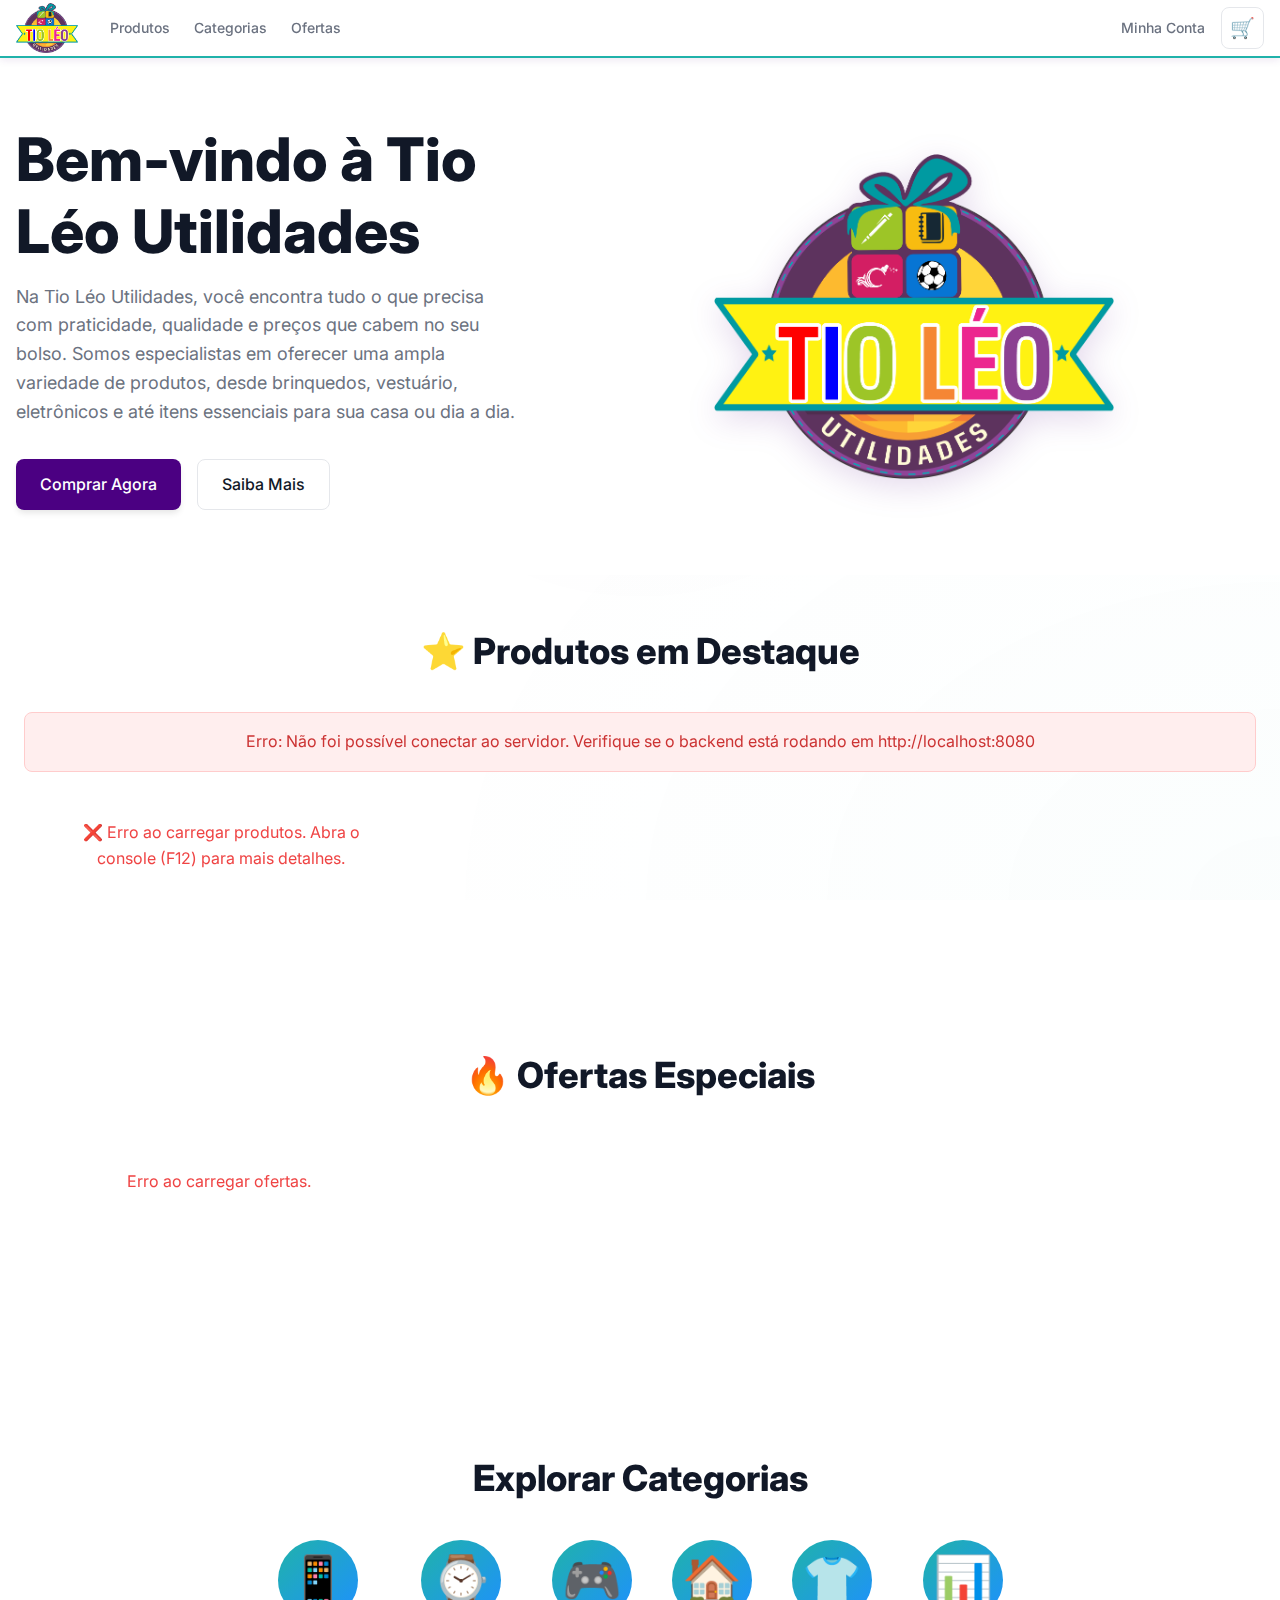
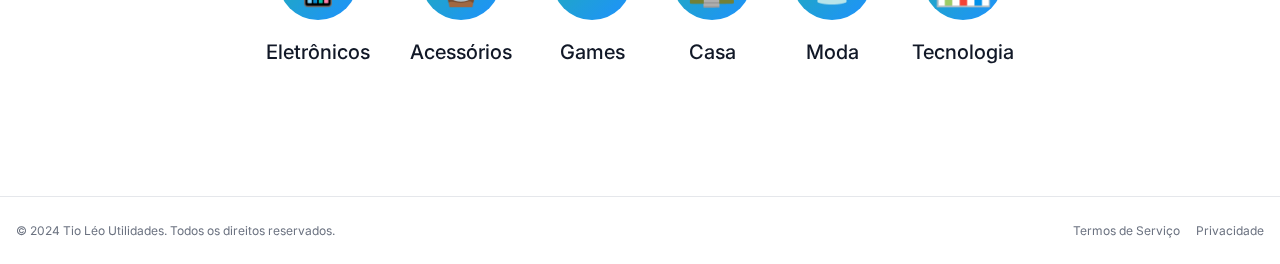
<file: frontend/index-novo.html>
<!DOCTYPE html>
<html lang="pt-BR">
<head>
    <meta charset="UTF-8">
    <meta name="viewport" content="width=device-width, initial-scale=1.0">
    <meta name="description" content="Na Tio Léo Utilidades, você encontra tudo o que precisa com praticidade, qualidade e preços que cabem no seu bolso. Brinquedos, vestuário, eletrônicos e itens essenciais para sua casa ou dia a dia.">
    <title>Tio Léo Utilidades - Loja Online</title>
    <link rel="stylesheet" href="styles-modern.css">
    <link rel="preconnect" href="https://fonts.googleapis.com">
    <link rel="preconnect" href="https://fonts.gstatic.com" crossorigin>
    <link href="https://fonts.googleapis.com/css2?family=Inter:wght@400;500;600;700;800&display=swap" rel="stylesheet">
</head>
<body>
    <!-- HEADER STICKY -->
    <header class="site-header" id="site-header">
        <div class="header-container">
            <div class="header-left">
                <a href="index.html" class="logo-link">
                    <img src="LOGO.png" alt="TIO LÉO Utilidades" class="logo-image">
                    <span class="logo-text" style="display: none;">TIO LÉO Utilidades</span>
                </a>
                <nav class="header-nav desktop-only">
                    <a href="#produtos" class="nav-link">Produtos</a>
                    <a href="#categorias" class="nav-link">Categorias</a>
                    <a href="#ofertas" class="nav-link">Ofertas</a>
                </nav>
            </div>
            <div class="header-right">
                <div id="auth-container" class="auth-container">
                    <a href="login.html" class="nav-link">Minha Conta</a>
                </div>
                <button class="cart-button" id="cart-button" onclick="window.location.href='carrinho.html'">
                    <span class="cart-icon">🛒</span>
                    <span id="cart-count" class="cart-badge" style="display: none;">0</span>
                </button>
                <button class="menu-toggle" id="menu-toggle" aria-label="Menu">
                    <span class="menu-icon">☰</span>
                </button>
            </div>
        </div>
        <!-- Menu Mobile -->
        <div class="mobile-menu" id="mobile-menu" style="display: none;">
            <nav class="mobile-nav">
                <a href="#produtos" class="mobile-nav-link">Produtos</a>
                <a href="#categorias" class="mobile-nav-link">Categorias</a>
                <a href="#ofertas" class="mobile-nav-link">Ofertas</a>
                <a href="login.html" class="mobile-nav-link">Minha Conta</a>
            </nav>
        </div>
    </header>

    <!-- HERO SECTION -->
    <section class="hero-section">
        <div class="hero-container">
            <div class="hero-content">
                <h1 class="hero-title">Bem-vindo à Tio Léo Utilidades</h1>
                <p class="hero-description">
                    Na Tio Léo Utilidades, você encontra tudo o que precisa com praticidade, qualidade e preços que cabem no seu bolso. Somos especialistas em oferecer uma ampla variedade de produtos, desde brinquedos, vestuário, eletrônicos e até itens essenciais para sua casa ou dia a dia.
                </p>
                <div class="hero-buttons">
                    <a href="#produtos" class="btn btn-primary">Comprar Agora</a>
                    <a href="#sobre" class="btn btn-outline">Saiba Mais</a>
                </div>
            </div>
            <div class="hero-image">
                <div class="hero-image-wrapper">
                    <div class="hero-image-placeholder">
                        <img src="LOGO.png" alt="Tio Léo Utilidades">
                    </div>
                </div>
            </div>
        </div>
    </section>

    <!-- PRODUTOS EM DESTAQUE -->
    <section class="products-section" id="produtos">
        <div class="section-container">
            <h2 class="section-title">⭐ Produtos em Destaque</h2>
            <div id="loading" class="loading">Carregando produtos...</div>
            <div id="error" class="error" style="display: none;"></div>
            <div id="products-grid" class="products-grid-modern"></div>
        </div>
    </section>

    <!-- OFERTAS SECTION -->
    <section class="deals-section" id="ofertas">
        <div class="section-container">
            <h2 class="section-title">🔥 Ofertas Especiais</h2>
            <div id="deals-grid" class="deals-grid"></div>
        </div>
    </section>

    <!-- CATEGORIAS SECTION -->
    <section class="categories-section" id="categorias">
        <div class="section-container">
            <h2 class="section-title">Explorar Categorias</h2>
            <div class="categories-grid">
                <div class="category-card">
                    <div class="category-icon">📱</div>
                    <h3 class="category-name">Eletrônicos</h3>
                </div>
                <div class="category-card">
                    <div class="category-icon">⌚</div>
                    <h3 class="category-name">Acessórios</h3>
                </div>
                <div class="category-card">
                    <div class="category-icon">🎮</div>
                    <h3 class="category-name">Games</h3>
                </div>
                <div class="category-card">
                    <div class="category-icon">🏠</div>
                    <h3 class="category-name">Casa</h3>
                </div>
                <div class="category-card">
                    <div class="category-icon">👕</div>
                    <h3 class="category-name">Moda</h3>
                </div>
                <div class="category-card">
                    <div class="category-icon">📊</div>
                    <h3 class="category-name">Tecnologia</h3>
                </div>
            </div>
        </div>
    </section>

    <!-- FOOTER -->
    <footer class="site-footer">
        <div class="footer-container">
            <p class="footer-text">© 2024 Tio Léo Utilidades. Todos os direitos reservados.</p>
            <nav class="footer-nav">
                <a href="#" class="footer-link">Termos de Serviço</a>
                <a href="#" class="footer-link">Privacidade</a>
            </nav>
        </div>
    </footer>

    <script src="api.js"></script>
    <script src="auth.js"></script>
    <script src="carrinho-persistente.js"></script>
    <script src="header-utils.js"></script>
    <script src="app-modern.js"></script>
</body>
</html>
</file>
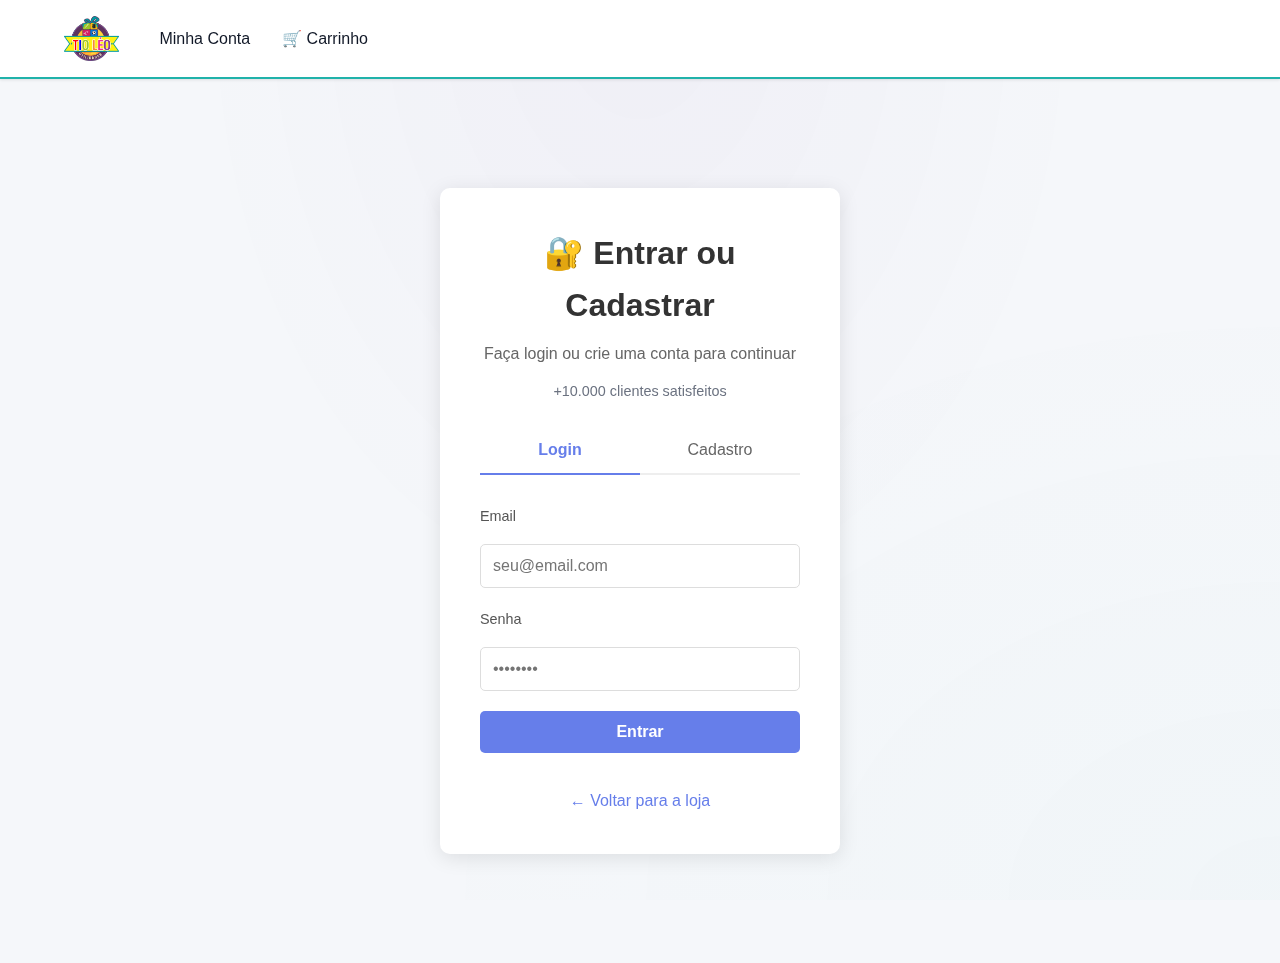
<file: frontend/login.html>
<!DOCTYPE html>
<html lang="pt-BR">
<head>
    <meta charset="UTF-8">
    <meta name="viewport" content="width=device-width, initial-scale=1.0">
    <title>Login - TIO LÉO Utilidades</title>
    <link rel="stylesheet" href="styles.css">
    <style>
        .login-container {
            min-height: calc(100vh - 80px);
            display: flex;
            justify-content: center;
            align-items: center;
            padding: 20px;
        }
        .login-box {
            background: white;
            padding: 40px;
            border-radius: 10px;
            box-shadow: 0 4px 20px rgba(0,0,0,0.1);
            width: 100%;
            max-width: 400px;
        }
        .login-box h1 {
            text-align: center;
            margin-bottom: 10px;
            color: #333;
        }
        .login-box p {
            text-align: center;
            color: #666;
            margin-bottom: 30px;
        }
        .form-group {
            margin-bottom: 20px;
        }
        .form-group label {
            display: block;
            margin-bottom: 8px;
            color: #555;
            font-weight: 500;
        }
        .form-group input {
            width: 100%;
            padding: 12px;
            border: 1px solid #ddd;
            border-radius: 5px;
            font-size: 16px;
            box-sizing: border-box;
        }
        .form-group input:focus {
            outline: none;
            border-color: #667eea;
        }
        .btn-primary {
            width: 100%;
            padding: 12px;
            background: #667eea;
            color: white;
            border: none;
            border-radius: 5px;
            font-size: 16px;
            font-weight: 600;
            cursor: pointer;
            transition: background 0.3s;
            margin-bottom: 15px;
        }
        .btn-primary:hover {
            background: #5568d3;
        }
        .btn-primary:disabled {
            background: #ccc;
            cursor: not-allowed;
        }
        .error-message {
            background: #fee;
            color: #c33;
            padding: 10px;
            border-radius: 5px;
            margin-bottom: 20px;
            display: none;
        }
        .error-message.show {
            display: block;
        }
        .login-links {
            text-align: center;
            margin-top: 20px;
        }
        .login-links a {
            color: #667eea;
            text-decoration: none;
            margin: 0 10px;
        }
        .login-links a:hover {
            text-decoration: underline;
        }
        .tabs {
            display: flex;
            margin-bottom: 30px;
            border-bottom: 2px solid #eee;
        }
        .tab {
            flex: 1;
            padding: 10px;
            text-align: center;
            cursor: pointer;
            color: #666;
            border-bottom: 2px solid transparent;
            margin-bottom: -2px;
        }
        .tab.active {
            color: #667eea;
            border-bottom-color: #667eea;
            font-weight: 600;
        }
        .tab-content {
            display: none;
        }
        .tab-content.active {
            display: block;
        }
    </style>
</head>
<body>
    <header class="header">
        <div class="container">
            <button class="menu-toggle" id="menu-toggle" aria-label="Menu">☰</button>
            <a href="index.html" class="logo">
                <img src="LOGO.png" alt="TIO LÉO Utilidades" style="height: 45px; width: auto;">
                <span style="display: none;">TIO LÉO Utilidades</span>
            </a>
            
            <div class="header-search" style="display: none;">
                <!-- Busca oculta no login -->
            </div>
            
            <nav class="nav">
                <div id="auth-container" class="auth-container">
                    <a href="index.html" class="nav-link">Home</a>
                    <a href="carrinho.html" class="nav-link">Carrinho</a>
                </div>
            </nav>
        </div>
        
        <!-- Menu Mobile -->
        <div class="mobile-menu" id="mobile-menu">
            <div>
                <a href="index.html" class="nav-link">Home</a>
                <a href="carrinho.html" class="nav-link">🛒 Carrinho</a>
            </div>
        </div>
    </header>

    <main class="main">
        <div class="login-container">
            <!-- Perfil do Usuário (quando logado) -->
            <div class="login-box" id="profile-box" style="display: none; max-width: 700px;">
                <h1>👤 Meu Perfil</h1>
                <div id="profile-info" style="margin-bottom: 30px; padding: 1.5rem; background: #f9fafb; border-radius: 8px;">
                    <div style="display: grid; grid-template-columns: 1fr 1fr; gap: 1rem; margin-bottom: 1rem;">
                        <div>
                            <p style="color: #6b7280; font-size: 0.875rem; margin-bottom: 0.25rem;">Nome</p>
                            <p style="font-weight: 600; font-size: 1.125rem;" id="profile-nome"></p>
                        </div>
                        <div>
                            <p style="color: #6b7280; font-size: 0.875rem; margin-bottom: 0.25rem;">Email</p>
                            <p style="font-weight: 600;" id="profile-email"></p>
                        </div>
                    </div>
                    <div style="margin-top: 1.5rem; padding-top: 1.5rem; border-top: 1px solid #e5e7eb;">
                        <h3 style="font-size: 1rem; font-weight: 600; margin-bottom: 1rem;">Acesso Rápido</h3>
                        <div style="display: grid; grid-template-columns: 1fr 1fr; gap: 0.75rem;">
                            <a href="meus-pedidos.html" class="btn btn-outline" style="text-align: center; text-decoration: none; display: block;">
                                📦 Meus Pedidos
                            </a>
                            <a href="carrinho.html" class="btn btn-outline" style="text-align: center; text-decoration: none; display: block;">
                                🛒 Meu Carrinho
                            </a>
                        </div>
                    </div>
                </div>

                <!-- Seção de Adicionar Produto (apenas para admin) -->
                <div id="admin-section" style="display: none; margin-top: 30px; padding-top: 30px; border-top: 2px solid #eee;">
                    <h2 style="margin-bottom: 20px; color: #667eea;">➕ Adicionar Produto</h2>
                    <form id="produtoForm">
                        <div class="form-group">
                            <label for="produtoNome">Nome do Produto</label>
                            <input type="text" id="produtoNome" name="nome" required placeholder="Ex: Notebook Dell">
                        </div>
                        <div class="form-group">
                            <label for="produtoDescricao">Descrição</label>
                            <input type="text" id="produtoDescricao" name="descricao" placeholder="Descrição do produto">
                        </div>
                        <div class="form-group">
                            <label for="produtoPreco">Preço (R$)</label>
                            <input type="number" id="produtoPreco" name="preco" step="0.01" min="0.01" required placeholder="0.00">
                        </div>
                        <div class="form-group">
                            <label for="produtoEstoque">Quantidade em Estoque</label>
                            <input type="number" id="produtoEstoque" name="quantidadeEstoque" min="0" required placeholder="0">
                        </div>
                        <div class="form-group">
                            <label for="produtoImagemUrl">URL da Imagem (opcional)</label>
                            <input type="url" id="produtoImagemUrl" name="imagemUrl" placeholder="https://exemplo.com/imagem.jpg">
                        </div>
                        <button type="submit" class="btn-primary" id="produtoBtn">Adicionar Produto</button>
                    </form>
                    <div id="produtoSuccess" class="error-message" style="background: #efe; color: #3c3; display: none; margin-top: 15px;">
                        Produto adicionado com sucesso!
                    </div>
                    <div id="produtoError" class="error-message" style="display: none; margin-top: 15px;">
                        Erro ao adicionar produto
                    </div>
                </div>

                <div class="login-links" style="margin-top: 30px;">
                    <button onclick="auth.logout(); window.location.reload();" class="btn-primary" style="background: #dc3545;">Sair</button>
                    <a href="index.html" style="display: block; margin-top: 15px;">← Voltar para a loja</a>
                </div>
            </div>

            <!-- Formulário de Login/Cadastro (quando não logado) -->
            <div class="login-box" id="login-box">
                <h1>🔐 Entrar ou Cadastrar</h1>
                <p>Faça login ou crie uma conta para continuar</p>
                <p style="font-size: 0.9rem; color: var(--color-text-secondary); margin-top: -1rem; margin-bottom: 1.5rem;">
                    +10.000 clientes satisfeitos
                </p>

                <div class="tabs">
                    <div class="tab active" data-tab="login">Login</div>
                    <div class="tab" data-tab="register">Cadastro</div>
                </div>

                <div class="error-message" id="errorMessage"></div>

                <!-- Tab Login -->
                <div id="login-tab" class="tab-content active">
                    <form id="loginForm">
                        <div class="form-group">
                            <label for="loginEmail">Email</label>
                            <input type="email" id="loginEmail" name="email" required placeholder="seu@email.com">
                        </div>
                        <div class="form-group">
                            <label for="loginSenha">Senha</label>
                            <input type="password" id="loginSenha" name="senha" required placeholder="••••••••">
                        </div>
                        <button type="submit" class="btn-primary" id="loginBtn">Entrar</button>
                    </form>
                </div>

                <!-- Tab Cadastro -->
                <div id="register-tab" class="tab-content">
                    <form id="registerForm">
                        <div class="form-group">
                            <label for="registerNome">Nome</label>
                            <input type="text" id="registerNome" name="nome" required placeholder="Seu nome completo">
                        </div>
                        <div class="form-group">
                            <label for="registerEmail">Email</label>
                            <input type="email" id="registerEmail" name="email" required placeholder="seu@email.com">
                        </div>
                        <div class="form-group">
                            <label for="registerSenha">Senha (mín. 8 caracteres)</label>
                            <input type="password" id="registerSenha" name="senha" required placeholder="••••••••">
                        </div>
                        <div class="form-group">
                            <label for="registerTelefone">Telefone (opcional)</label>
                            <input type="tel" id="registerTelefone" name="telefone" placeholder="(11) 99999-9999">
                        </div>
                        <button type="submit" class="btn-primary" id="registerBtn">Criar Conta</button>
                    </form>
                </div>

                <div class="login-links">
                    <a href="index.html">← Voltar para a loja</a>
                </div>
            </div>
        </div>
    </main>

    <script src="auth.js"></script>
    <script src="api.js"></script>
    <script src="header-utils.js"></script>
    <script>
        // Atualizar header
        if (typeof headerUtils !== 'undefined') {
            headerUtils.updateAuthButton();
        }

        // Verificar se já está logado e mostrar perfil
        function showProfile() {
            if (auth.isAuthenticated()) {
                const user = auth.getUser();
                console.log('Usuário logado:', user); // Debug
                
                // Verificar se é admin (pode vir como string "ADMIN" ou enum)
                const roleStr = user?.role?.toString() || user?.role || '';
                const isAdmin = roleStr === 'ADMIN' || roleStr === 'ROLE_ADMIN' || roleStr === 'admin' || roleStr.includes('ADMIN');
                console.log('É admin?', isAdmin, 'Role:', roleStr); // Debug
                
                // Mostrar perfil e esconder login
                document.getElementById('login-box').style.display = 'none';
                document.getElementById('profile-box').style.display = 'block';
                
                // Preencher informações do perfil
                document.getElementById('profile-nome').textContent = user.nome || user.email;
                document.getElementById('profile-email').textContent = user.email;
                
                // Mostrar seção de admin se for admin
                const adminSection = document.getElementById('admin-section');
                if (isAdmin && adminSection) {
                    adminSection.style.display = 'block';
                    console.log('Seção de admin exibida');
                } else {
                    console.log('Usuário não é admin. Role recebido:', roleStr);
                    if (adminSection) {
                        adminSection.style.display = 'none';
                    }
                }
            }
        }
        
        // Executar ao carregar
        showProfile();

        // Tabs
        document.querySelectorAll('.tab').forEach(tab => {
            tab.addEventListener('click', () => {
                const targetTab = tab.dataset.tab;
                
                // Atualizar tabs
                document.querySelectorAll('.tab').forEach(t => t.classList.remove('active'));
                tab.classList.add('active');
                
                // Atualizar conteúdo
                document.querySelectorAll('.tab-content').forEach(content => content.classList.remove('active'));
                document.getElementById(`${targetTab}-tab`).classList.add('active');
                
                // Limpar erro
                document.getElementById('errorMessage').classList.remove('show');
            });
        });

        // Login
        document.getElementById('loginForm').addEventListener('submit', async (e) => {
            e.preventDefault();
            
            const email = document.getElementById('loginEmail').value;
            const senha = document.getElementById('loginSenha').value;
            const btn = document.getElementById('loginBtn');
            const errorMsg = document.getElementById('errorMessage');

            btn.disabled = true;
            btn.textContent = 'Entrando...';
            errorMsg.classList.remove('show');

            try {
                const loginData = await auth.login(email, senha);
                console.log('Login realizado com sucesso:', loginData);
                // Aguardar um pouco para garantir que o localStorage foi atualizado
                setTimeout(() => {
                    showProfile();
                }, 100);
            } catch (error) {
                errorMsg.textContent = error.message;
                errorMsg.classList.add('show');
            } finally {
                btn.disabled = false;
                btn.textContent = 'Entrar';
            }
        });

        // Register
        document.getElementById('registerForm').addEventListener('submit', async (e) => {
            e.preventDefault();
            
            const nome = document.getElementById('registerNome').value;
            const email = document.getElementById('registerEmail').value;
            const senha = document.getElementById('registerSenha').value;
            const telefone = document.getElementById('registerTelefone').value;
            const btn = document.getElementById('registerBtn');
            const errorMsg = document.getElementById('errorMessage');

            btn.disabled = true;
            btn.textContent = 'Criando conta...';
            errorMsg.classList.remove('show');

            try {
                const registerData = await auth.register(nome, email, senha, telefone || null);
                console.log('Registro realizado com sucesso:', registerData);
                // Aguardar um pouco para garantir que o localStorage foi atualizado
                setTimeout(() => {
                    showProfile();
                }, 100);
            } catch (error) {
                errorMsg.textContent = error.message;
                errorMsg.classList.add('show');
            } finally {
                btn.disabled = false;
                btn.textContent = 'Criar Conta';
            }
        });

        // Formulário de adicionar produto (apenas para admin)
        const produtoForm = document.getElementById('produtoForm');
        if (produtoForm) {
            produtoForm.addEventListener('submit', async (e) => {
                e.preventDefault();
                
                const btn = document.getElementById('produtoBtn');
                const successMsg = document.getElementById('produtoSuccess');
                const errorMsg = document.getElementById('produtoError');
                
                // Validar campos obrigatórios
                const nome = document.getElementById('produtoNome').value.trim();
                const preco = document.getElementById('produtoPreco').value;
                const estoque = document.getElementById('produtoEstoque').value;
                
                if (!nome || !preco || !estoque) {
                    errorMsg.textContent = 'Por favor, preencha todos os campos obrigatórios';
                    errorMsg.style.display = 'block';
                    return;
                }
                
                const produto = {
                    nome: nome,
                    descricao: document.getElementById('produtoDescricao').value.trim() || null,
                    preco: parseFloat(preco),
                    quantidadeEstoque: parseInt(estoque),
                    imagemUrl: document.getElementById('produtoImagemUrl').value.trim() || null
                };

                btn.disabled = true;
                btn.textContent = 'Adicionando...';
                successMsg.style.display = 'none';
                errorMsg.style.display = 'none';

                try {
                    const token = auth.getToken();
                    if (!token) {
                        throw new Error('Você precisa estar logado para adicionar produtos');
                    }
                    
                    console.log('Enviando produto:', produto);
                    const response = await fetch(`http://localhost:8080/api/admin/produtos`, {
                        method: 'POST',
                        headers: {
                            'Content-Type': 'application/json',
                            'Authorization': `Bearer ${token}`
                        },
                        body: JSON.stringify(produto)
                    });

                    if (!response.ok) {
                        let errorMessage = 'Erro ao adicionar produto';
                        try {
                            const error = await response.json();
                            errorMessage = error.message || errorMessage;
                        } catch (e) {
                            if (response.status === 401) {
                                errorMessage = 'Você não tem permissão para adicionar produtos. Faça login como admin.';
                            } else if (response.status === 403) {
                                errorMessage = 'Acesso negado. Apenas administradores podem adicionar produtos.';
                            }
                        }
                        throw new Error(errorMessage);
                    }

                    const produtoCriado = await response.json();
                    console.log('Produto criado com sucesso:', produtoCriado);

                    // Sucesso
                    successMsg.style.display = 'block';
                    produtoForm.reset();
                    
                    // Esconder mensagem após 3 segundos
                    setTimeout(() => {
                        successMsg.style.display = 'none';
                    }, 3000);
                } catch (error) {
                    console.error('Erro ao adicionar produto:', error);
                    errorMsg.textContent = error.message || 'Erro ao adicionar produto';
                    errorMsg.style.display = 'block';
                } finally {
                    btn.disabled = false;
                    btn.textContent = 'Adicionar Produto';
                }
            });
        }
    </script>
</body>
</html>
</file>
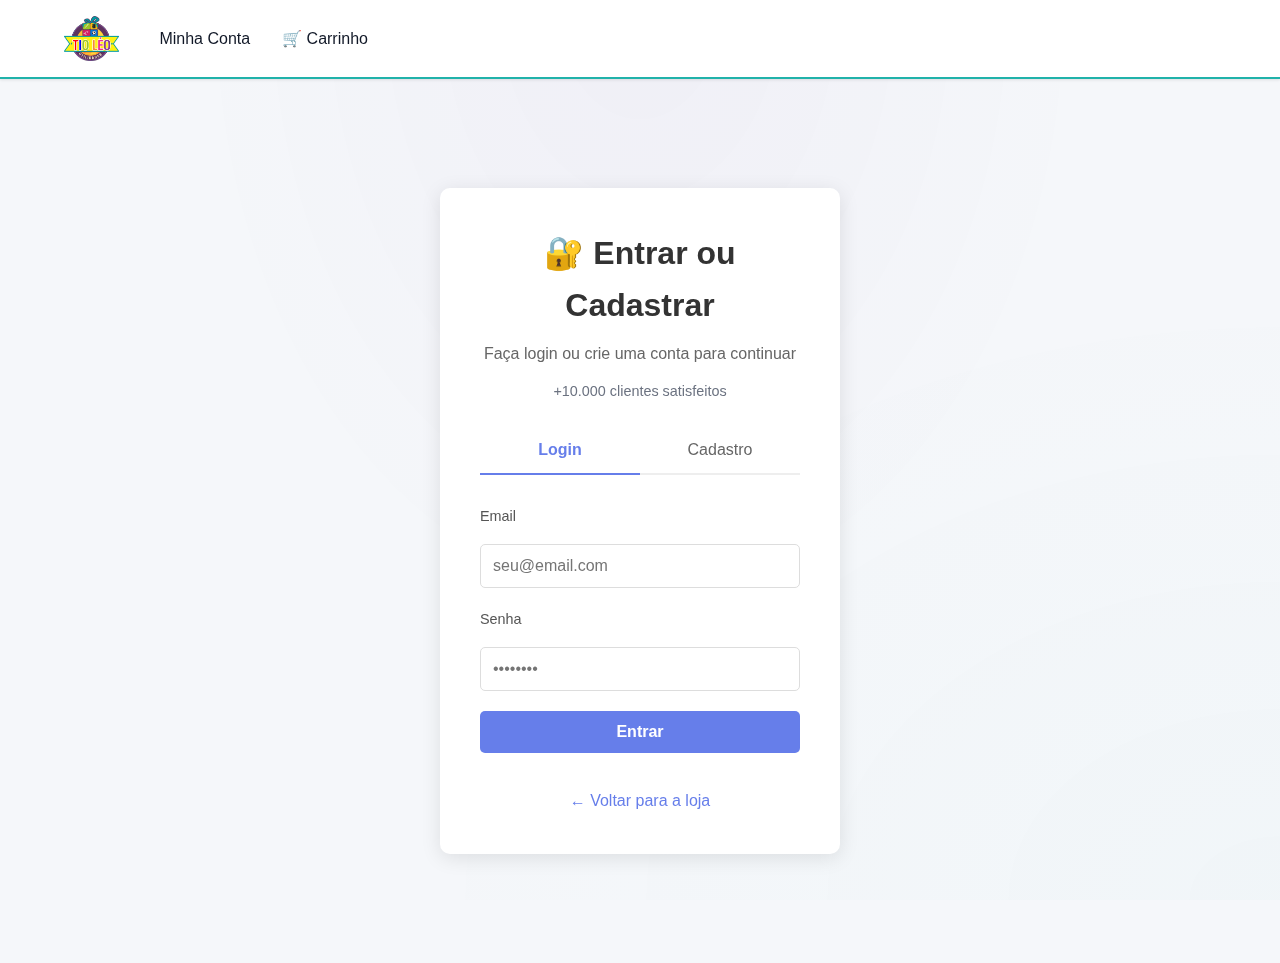
<file: frontend/meus-pedidos.html>
<!DOCTYPE html>
<html lang="pt-BR">
<head>
    <meta charset="UTF-8">
    <meta name="viewport" content="width=device-width, initial-scale=1.0">
    <title>Meus Pedidos - Tio Léo Utilidades</title>
    <link rel="stylesheet" href="styles-modern.css">
    <link rel="preconnect" href="https://fonts.googleapis.com">
    <link rel="preconnect" href="https://fonts.gstatic.com" crossorigin>
    <link href="https://fonts.googleapis.com/css2?family=Inter:wght@400;500;600;700;800&display=swap" rel="stylesheet">
    <style>
        .orders-container {
            max-width: 1200px;
            margin: 0 auto;
            padding: 2rem 1rem;
        }
        .page-header {
            margin-bottom: 2rem;
        }
        .page-title {
            font-size: 2rem;
            font-weight: 800;
            margin-bottom: 0.5rem;
        }
        .order-card {
            background: white;
            border: 1px solid var(--border);
            border-radius: var(--radius);
            padding: 1.5rem;
            margin-bottom: 1rem;
            transition: all 0.3s;
        }
        .order-card:hover {
            box-shadow: var(--shadow-lg);
        }
        .order-header {
            display: flex;
            justify-content: space-between;
            align-items: center;
            margin-bottom: 1rem;
            flex-wrap: wrap;
            gap: 1rem;
        }
        .order-id {
            font-weight: 600;
            color: var(--foreground);
        }
        .order-date {
            color: var(--muted);
            font-size: 0.875rem;
        }
        .order-status {
            padding: 0.25rem 0.75rem;
            border-radius: 9999px;
            font-size: 0.75rem;
            font-weight: 600;
        }
        .status-AGUARDANDO_PAGAMENTO {
            background: #fef3c7;
            color: #92400e;
        }
        .status-PAGO {
            background: #dbeafe;
            color: #1e40af;
        }
        .status-ENVIADO {
            background: #d1fae5;
            color: #065f46;
        }
        .status-ENTREGUE {
            background: #d1fae5;
            color: #065f46;
        }
        .status-CANCELADO {
            background: #fee2e2;
            color: #991b1b;
        }
        .order-items {
            margin: 1rem 0;
        }
        .order-item {
            display: flex;
            gap: 1rem;
            padding: 1rem 0;
            border-bottom: 1px solid var(--border);
        }
        .order-item:last-child {
            border-bottom: none;
        }
        .order-item-image {
            width: 80px;
            height: 80px;
            object-fit: cover;
            border-radius: var(--radius);
        }
        .order-item-info {
            flex: 1;
        }
        .order-item-name {
            font-weight: 600;
            margin-bottom: 0.25rem;
        }
        .order-item-details {
            color: var(--muted);
            font-size: 0.875rem;
        }
        .order-summary {
            display: flex;
            justify-content: space-between;
            align-items: center;
            margin-top: 1rem;
            padding-top: 1rem;
            border-top: 2px solid var(--border);
        }
        .order-total {
            font-size: 1.25rem;
            font-weight: 700;
        }
        .order-actions {
            display: flex;
            gap: 0.5rem;
        }
        .btn-small {
            padding: 0.5rem 1rem;
            font-size: 0.875rem;
        }
        .empty-state {
            text-align: center;
            padding: 4rem 2rem;
            color: var(--muted);
        }
        .empty-state-icon {
            font-size: 4rem;
            margin-bottom: 1rem;
        }
    </style>
</head>
<body>
    <!-- HEADER -->
    <header class="site-header" id="site-header">
        <div class="header-container">
            <div class="header-left">
                <a href="index.html" class="logo-link">
                    <img src="LOGO.png" alt="TIO LÉO Utilidades" class="logo-image">
                    <span class="logo-text" style="display: none;">TIO LÉO Utilidades</span>
                </a>
                <nav class="header-nav desktop-only">
                    <a href="index.html#produtos" class="nav-link">Produtos</a>
                    <a href="index.html#categorias" class="nav-link">Categorias</a>
                    <a href="index.html#ofertas" class="nav-link">Ofertas</a>
                </nav>
            </div>
            <div class="header-right">
                <div id="auth-container" class="auth-container">
                    <a href="login.html" class="nav-link">Minha Conta</a>
                </div>
                <button class="cart-button" id="cart-button" onclick="window.location.href='carrinho.html'">
                    <span class="cart-icon">🛒</span>
                    <span id="cart-count" class="cart-badge" style="display: none;">0</span>
                </button>
                <button class="menu-toggle" id="menu-toggle" aria-label="Menu">
                    <span class="menu-icon">☰</span>
                </button>
            </div>
        </div>
    </header>

    <!-- MAIN CONTENT -->
    <main class="orders-container">
        <div class="page-header">
            <h1 class="page-title">📦 Meus Pedidos</h1>
            <p style="color: var(--muted);">Acompanhe todos os seus pedidos</p>
        </div>

        <div id="loading" class="loading">Carregando pedidos...</div>
        <div id="error" class="error" style="display: none;"></div>
        <div id="orders-list"></div>
    </main>

    <!-- FOOTER -->
    <footer class="site-footer">
        <div class="footer-container">
            <p class="footer-text">© 2024 Tio Léo Utilidades. Todos os direitos reservados.</p>
            <nav class="footer-nav">
                <a href="#" class="footer-link">Termos de Serviço</a>
                <a href="#" class="footer-link">Privacidade</a>
            </nav>
        </div>
    </footer>

    <script src="api.js"></script>
    <script src="auth.js"></script>
    <script src="carrinho-persistente.js"></script>
    <script src="header-utils.js"></script>
    <script src="meus-pedidos.js"></script>
</body>
</html>
</file>
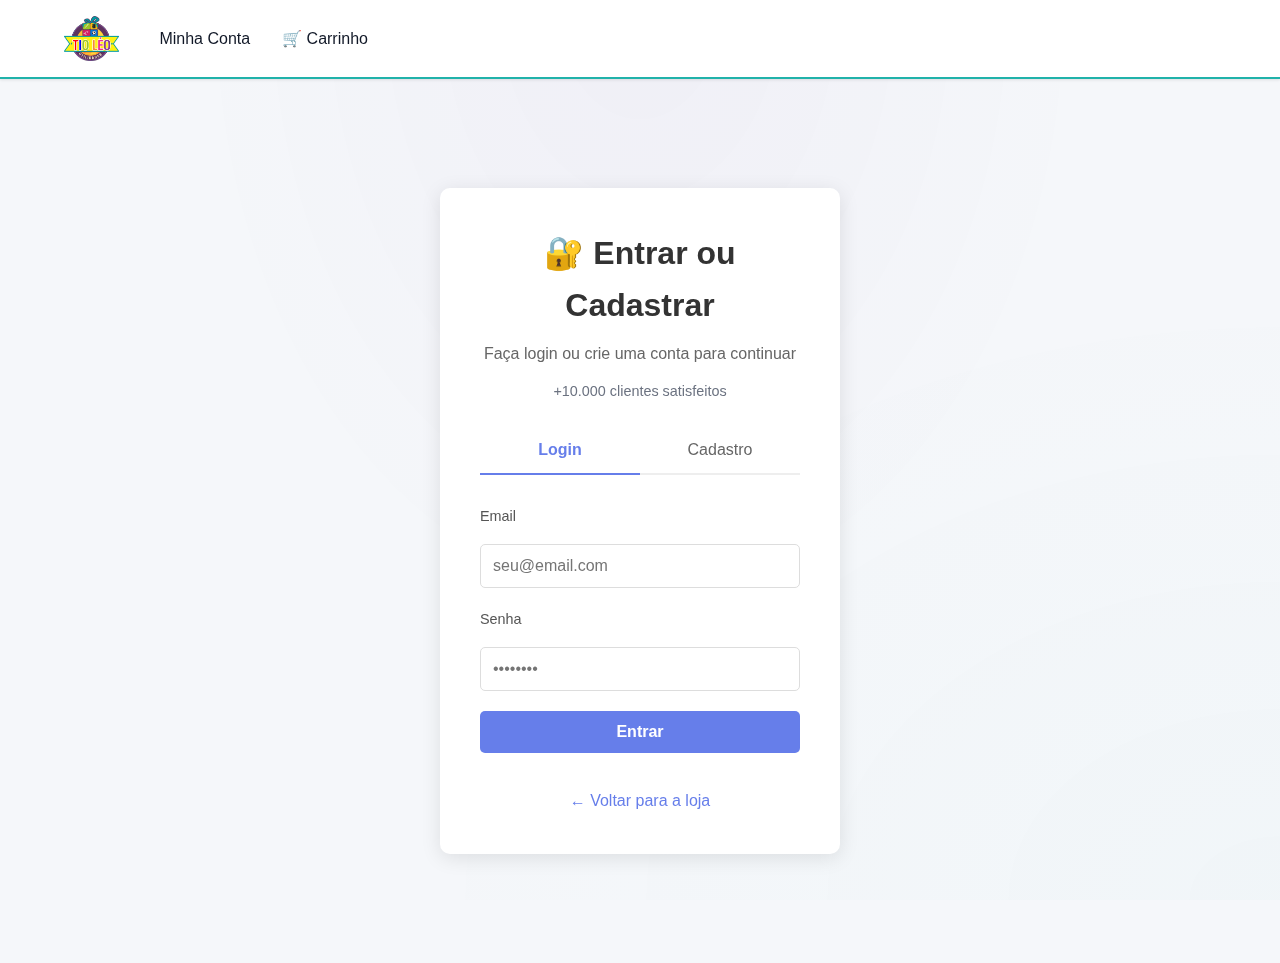
<file: frontend/pagamento.html>
<!DOCTYPE html>
<html lang="pt-BR">
<head>
    <meta charset="UTF-8">
    <meta name="viewport" content="width=device-width, initial-scale=1.0">
    <title>Pagamento - Tio Léo Utilidades</title>
    <link rel="stylesheet" href="styles.css">
</head>
<body>
    <header class="header">
        <div class="container">
            <h1 class="logo">
                <img src="LOGO.png" alt="TIO LÉO Utilidades" style="height: 45px; width: auto;">
                <span style="display: none;">TIO LÉO Utilidades</span>
            </h1>
            <nav class="nav">
                <a href="index.html" class="nav-link">Home</a>
                <a href="carrinho.html" class="nav-link">
                    Carrinho
                    <span id="cart-count" class="cart-badge">0</span>
                </a>
            </nav>
        </div>
    </header>

    <main class="main">
        <div class="container">
            <h2>Finalizar Pagamento</h2>
            
            <div class="payment-container">
                <div class="payment-summary">
                    <h3>Resumo do Pedido</h3>
                    <div id="order-summary-items"></div>
                    <div class="summary-total">
                        <strong>Total: <span id="payment-total">R$ 0,00</span></strong>
                    </div>
                </div>

                <div class="payment-form-container">
                    <h3>Dados de Pagamento</h3>
                    <form id="payment-form" class="payment-form">
                        <div class="form-group">
                            <label for="card-number">Número do Cartão</label>
                            <input 
                                type="text" 
                                id="card-number" 
                                placeholder="0000 0000 0000 0000"
                                maxlength="19"
                                required
                            >
                        </div>

                        <div class="form-group">
                            <label for="card-name">Nome no Cartão</label>
                            <input 
                                type="text" 
                                id="card-name" 
                                placeholder="NOME COMPLETO"
                                required
                            >
                        </div>

                        <div class="form-row">
                            <div class="form-group">
                                <label for="card-expiry">Validade</label>
                                <input 
                                    type="text" 
                                    id="card-expiry" 
                                    placeholder="MM/AA"
                                    maxlength="5"
                                    required
                                >
                            </div>

                            <div class="form-group">
                                <label for="card-cvv">CVV</label>
                                <input 
                                    type="text" 
                                    id="card-cvv" 
                                    placeholder="123"
                                    maxlength="4"
                                    required
                                >
                            </div>
                        </div>

                        <div class="form-group">
                            <label for="installments">Parcelas</label>
                            <select id="installments" required>
                                <option value="">Selecione...</option>
                                <option value="1">1x sem juros</option>
                                <option value="2">2x sem juros</option>
                                <option value="3">3x sem juros</option>
                                <option value="4">4x sem juros</option>
                                <option value="5">5x sem juros</option>
                                <option value="6">6x sem juros</option>
                            </select>
                        </div>

                        <div class="payment-info">
                            <p>Este é um ambiente de teste. Nenhum pagamento real será processado.</p>
                        </div>

                        <div class="form-actions">
                            <button type="submit" id="process-payment-btn" class="process-payment-btn">
                                Confirmar Pagamento
                            </button>
                            <a href="carrinho.html" class="back-to-cart-link">Voltar ao Carrinho</a>
                        </div>
                    </form>
                </div>
            </div>
        </div>
    </main>

    <script src="api.js"></script>
    <script src="pagamento.js"></script>
</body>
</html>
</file>
<file: frontend/styles-modern.css>
/* ============================================
   DESIGN MODERNO - EASY MARKETPLACE STYLE
   ============================================ */

:root {
    /* Paleta de Cores TIO LÉO - Baseada no Logo */
    --dark-purple: #4B0082;        /* Anel externo escuro */
    --light-purple: #9370DB;       /* Anel interno claro */
    --orange-yellow: #FFA500;      /* Círculo interno laranja-amarelo */
    --teal: #20B2AA;               /* Fita teal, estrelas, bordas */
    --green: #32CD32;              /* Quadrado verde */
    --dark-blue: #0000CD;          /* Quadrado azul escuro */
    --magenta: #FF1493;            /* Quadrado magenta, letra É */
    --bright-blue: #1E90FF;        /* Quadrado azul brilhante */
    --yellow: #FFFF00;             /* Banner amarelo principal */
    --red: #FF0000;                /* Letra T */
    --blue: #0000FF;               /* Letra I */
    --orange: #FF8C00;             /* Letra L */
    --purple: #8A2BE2;             /* Letra O */
    --light-gray: #D3D3D3;         /* Banner inferior cinza claro */
    
    /* Cores do Sistema */
    --background: #ffffff;
    --foreground: #111827;
    --primary: var(--dark-purple);              /* Cor principal: roxo escuro */
    --primary-foreground: #ffffff;
    --secondary: var(--teal);                   /* Cor secundária: teal */
    --accent: var(--orange-yellow);             /* Destaque: laranja-amarelo */
    --muted: #6b7280;
    --border: #e5e7eb;
    --success: var(--green);                    /* Sucesso: verde */
    --error: var(--red);                        /* Erro: vermelho */
    --warning: var(--yellow);                   /* Aviso: amarelo */
    --info: var(--bright-blue);                 /* Info: azul brilhante */
    --radius: 0.5rem;
    --shadow-sm: 0 1px 2px 0 rgba(0, 0, 0, 0.05);
    --shadow-md: 0 4px 6px -1px rgba(0, 0, 0, 0.1);
    --shadow-lg: 0 10px 15px -3px rgba(0, 0, 0, 0.1);
    --shadow-xl: 0 20px 25px -5px rgba(0, 0, 0, 0.1);
}

* {
    margin: 0;
    padding: 0;
    box-sizing: border-box;
}

body {
    font-family: 'Inter', -apple-system, BlinkMacSystemFont, 'Segoe UI', sans-serif;
    background: var(--background);
    color: var(--foreground);
    line-height: 1.6;
    min-height: 100vh;
    display: flex;
    flex-direction: column;
    position: relative;
}

/* Sombra sutil com cor da paleta */
body::before {
    content: '';
    position: fixed;
    top: 0;
    left: 0;
    width: 100%;
    height: 100%;
    z-index: -1;
    background: radial-gradient(
        ellipse at top,
        rgba(75, 0, 130, 0.03) 0%,
        transparent 50%
    ),
    radial-gradient(
        ellipse at bottom right,
        rgba(32, 178, 170, 0.02) 0%,
        transparent 50%
    );
    pointer-events: none;
}

/* ============================================
   HEADER
   ============================================ */
.site-header {
    position: sticky;
    top: 0;
    z-index: 50;
    width: 100%;
    border-bottom: 2px solid var(--teal);
    background: rgba(255, 255, 255, 0.95);
    backdrop-filter: blur(10px);
    box-shadow: 0 2px 8px rgba(75, 0, 130, 0.1);
}

.header-container {
    max-width: 1400px;
    margin: 0 auto;
    padding: 0 1rem;
    height: 3.5rem;
    display: flex;
    align-items: center;
    justify-content: space-between;
}

.header-left {
    display: flex;
    align-items: center;
    gap: 2rem;
}

.logo-link {
    display: flex;
    align-items: center;
    gap: 0.5rem;
    text-decoration: none;
    color: var(--foreground);
    font-weight: 700;
    font-size: 1.125rem;
}

.logo-link img {
    height: 50px;
    width: auto;
    object-fit: contain;
    transition: transform 0.2s;
}

.logo-link:hover img {
    transform: scale(1.05);
}

.logo-icon {
    font-size: 1.5rem;
    display: none; /* Esconder emoji quando logo estiver presente */
}

.header-nav {
    display: flex;
    align-items: center;
    gap: 1.5rem;
}

.nav-link {
    text-decoration: none;
    color: var(--muted);
    font-size: 0.875rem;
    font-weight: 500;
    transition: color 0.2s;
}

.nav-link:hover {
    color: var(--foreground);
}

.header-right {
    display: flex;
    align-items: center;
    gap: 1rem;
}

.auth-container {
    display: flex;
    align-items: center;
    gap: 1rem;
}

.cart-button {
    position: relative;
    background: none;
    border: 1px solid var(--border);
    border-radius: var(--radius);
    padding: 0.5rem;
    cursor: pointer;
    display: flex;
    align-items: center;
    justify-content: center;
    transition: all 0.2s;
}

.cart-button:hover {
    background: var(--secondary);
}

.cart-icon {
    font-size: 1.25rem;
}

.cart-badge {
    position: absolute;
    top: -0.5rem;
    right: -0.5rem;
    background: var(--accent);
    color: var(--dark-purple);
    font-size: 0.75rem;
    font-weight: 700;
    border-radius: 9999px;
    min-width: 1.25rem;
    height: 1.25rem;
    padding: 0 0.25rem;
    display: flex;
    align-items: center;
    justify-content: center;
    line-height: 1;
}

.menu-toggle {
    display: none;
    background: none;
    border: none;
    cursor: pointer;
    padding: 0.5rem;
    font-size: 1.5rem;
}

.mobile-menu {
    display: none;
    padding: 1rem;
    border-top: 1px solid var(--border);
    background: var(--background);
}

.mobile-nav {
    display: flex;
    flex-direction: column;
    gap: 1rem;
}

.mobile-nav-link {
    text-decoration: none;
    color: var(--foreground);
    font-weight: 500;
    padding: 0.5rem 0;
}

@media (max-width: 768px) {
    .desktop-only {
        display: none !important;
    }
    .menu-toggle {
        display: block;
    }
    .mobile-menu.active {
        display: block;
    }
}

/* ============================================
   HERO SECTION
   ============================================ */
.hero-section {
    width: 100%;
    padding: 3rem 1rem;
    background: var(--background);
    overflow: hidden;
}

.hero-container {
    max-width: 1400px;
    margin: 0 auto;
    display: grid;
    gap: 3rem;
    grid-template-columns: 1fr;
    align-items: center;
}

@media (min-width: 1024px) {
    .hero-container {
        grid-template-columns: 1fr 500px;
        gap: 3rem;
    }
}

@media (min-width: 1280px) {
    .hero-container {
        grid-template-columns: 1fr 700px;
    }
}

.hero-content {
    display: flex;
    flex-direction: column;
    justify-content: center;
    text-align: center;
    gap: 1rem;
}

@media (min-width: 1024px) {
    .hero-content {
        text-align: left;
    }
}

.hero-title {
    font-size: 2.25rem;
    font-weight: 800;
    line-height: 1.2;
    color: var(--foreground);
}

@media (min-width: 640px) {
    .hero-title {
        font-size: 3rem;
    }
}

@media (min-width: 1280px) {
    .hero-title {
        font-size: 3.75rem;
    }
}

.hero-description {
    max-width: 600px;
    font-size: 1.125rem;
    color: var(--muted);
    margin: 0 auto;
}

@media (min-width: 1024px) {
    .hero-description {
        margin: 0;
    }
}

.hero-buttons {
    display: flex;
    flex-direction: column;
    gap: 1rem;
    justify-content: center;
    margin-top: 1rem;
}

@media (min-width: 640px) {
    .hero-buttons {
        flex-direction: row;
    }
}

@media (min-width: 1024px) {
    .hero-buttons {
        justify-content: flex-start;
    }
}

.btn {
    display: inline-flex;
    align-items: center;
    justify-content: center;
    border-radius: var(--radius);
    font-size: 1rem;
    font-weight: 500;
    padding: 0.75rem 1.5rem;
    text-decoration: none;
    transition: all 0.2s;
    cursor: pointer;
    border: none;
}

.btn-primary {
    background: var(--primary);
    color: var(--primary-foreground);
    box-shadow: var(--shadow-md);
}

.btn-primary:hover {
    background: var(--light-purple);
    box-shadow: var(--shadow-lg);
}

.btn-outline {
    background: transparent;
    color: var(--foreground);
    border: 1px solid var(--border);
}

.btn-outline:hover {
    background: var(--secondary);
}

.hero-image {
    position: relative;
    margin: 0 auto;
    display: flex;
    align-items: center;
    justify-content: center;
}

.hero-image-wrapper {
    position: relative;
    z-index: 10;
    width: 100%;
    max-width: 500px;
}

.hero-image-placeholder {
    width: 100%;
    display: flex;
    align-items: center;
    justify-content: center;
    position: relative;
    padding: 3rem 2rem;
    background: transparent;
}

.hero-image-placeholder img {
    width: 100%;
    max-width: 400px;
    height: auto;
    object-fit: contain;
    filter: drop-shadow(0 8px 16px rgba(75, 0, 130, 0.15));
    transition: transform 0.3s ease;
}

.hero-image-placeholder:hover img {
    transform: scale(1.02);
}

/* ============================================
   SECTIONS
   ============================================ */
.section-container {
    max-width: 1400px;
    margin: 0 auto;
    padding: 2rem 1rem;
}

@media (min-width: 768px) {
    .section-container {
        padding: 3rem 1.5rem;
    }
}

.section-title {
    font-size: 1.875rem;
    font-weight: 800;
    text-align: center;
    margin-bottom: 2rem;
    color: var(--foreground);
}

@media (min-width: 640px) {
    .section-title {
        font-size: 2.25rem;
    }
}

/* ============================================
   PRODUCTS GRID
   ============================================ */
.products-grid-modern {
    display: grid;
    gap: 1.5rem;
    grid-template-columns: 1fr;
}

@media (min-width: 640px) {
    .products-grid-modern {
        grid-template-columns: repeat(2, 1fr);
    }
}

@media (min-width: 1024px) {
    .products-grid-modern {
        grid-template-columns: repeat(3, 1fr);
    }
}

.product-card-modern {
    background: var(--background);
    border: 1px solid var(--border);
    border-radius: var(--radius);
    overflow: hidden;
    transition: all 0.3s;
    display: flex;
    flex-direction: column;
}

.product-card-modern:hover {
    box-shadow: var(--shadow-xl);
    transform: translateY(-2px);
}

.product-image-container-modern {
    width: 100%;
    height: 12rem;
    overflow: hidden;
    background: var(--secondary);
}

.product-image-container-modern img {
    width: 100%;
    height: 100%;
    object-fit: cover;
    transition: transform 0.3s;
}

.product-card-modern:hover .product-image-container-modern img {
    transform: scale(1.05);
}

.product-info-modern {
    padding: 1rem;
    display: flex;
    flex-direction: column;
    gap: 0.5rem;
    flex: 1;
}

.product-name-modern {
    font-size: 1.125rem;
    font-weight: 600;
    color: var(--foreground);
}

.product-price-modern {
    font-size: 1.5rem;
    font-weight: 700;
    color: var(--foreground);
}

.product-stock-modern {
    font-size: 0.875rem;
    color: var(--muted);
}

.product-stock-modern.unavailable {
    color: var(--error, #ef4444);
}

.product-add-btn-modern {
    margin-top: auto;
    width: 100%;
    padding: 0.75rem;
    background: var(--primary);
    color: var(--primary-foreground);
    border: none;
    border-radius: var(--radius);
    font-weight: 500;
    cursor: pointer;
    transition: all 0.2s;
}

.product-add-btn-modern:hover:not(:disabled) {
    background: var(--light-purple);
}

.product-add-btn-modern:disabled {
    opacity: 0.5;
    cursor: not-allowed;
}

/* ============================================
   DEALS SECTION
   ============================================ */
.deals-section {
    background: var(--background);
    padding: 3rem 0;
}

.deals-grid {
    display: grid;
    gap: 2rem;
    grid-template-columns: 1fr;
}

@media (min-width: 640px) {
    .deals-grid {
        grid-template-columns: repeat(2, 1fr);
    }
}

@media (min-width: 1024px) {
    .deals-grid {
        grid-template-columns: repeat(3, 1fr);
    }
}

.deal-card {
    background: var(--background);
    border: 1px solid var(--border);
    border-radius: var(--radius);
    overflow: hidden;
    transition: all 0.3s;
    display: flex;
    flex-direction: column;
}

.deal-card:hover {
    box-shadow: var(--shadow-xl);
}

.deal-image-container {
    width: 100%;
    height: 14rem;
    overflow: hidden;
    background: var(--secondary);
}

.deal-image-container img {
    width: 100%;
    height: 100%;
    object-fit: cover;
    transition: transform 0.3s;
}

.deal-card:hover .deal-image-container img {
    transform: scale(1.05);
}

.deal-content {
    padding: 1rem;
    display: flex;
    flex-direction: column;
    gap: 0.75rem;
    flex: 1;
}

.deal-header {
    display: flex;
    justify-content: space-between;
    align-items: center;
}

.deal-name {
    font-size: 1.125rem;
    font-weight: 600;
}

.deal-tag {
    background: var(--accent);
    color: var(--dark-purple);
    font-size: 0.75rem;
    font-weight: 700;
    padding: 0.25rem 0.75rem;
    border-radius: 9999px;
}

.deal-prices {
    display: flex;
    justify-content: space-between;
    align-items: center;
}

.deal-original-price {
    color: var(--muted);
    text-decoration: line-through;
}

.deal-price {
    font-size: 1.5rem;
    font-weight: 700;
}

/* ============================================
   CATEGORIES SECTION
   ============================================ */
.categories-section {
    background: var(--background);
    padding: 5rem 0;
}

.categories-grid {
    display: flex;
    flex-wrap: wrap;
    justify-content: center;
    gap: 2.5rem;
}

.category-card {
    display: flex;
    flex-direction: column;
    align-items: center;
    text-align: center;
    gap: 1rem;
}

.category-icon {
    width: 5rem;
    height: 5rem;
    display: flex;
    align-items: center;
    justify-content: center;
    font-size: 3rem;
    background: linear-gradient(135deg, var(--teal) 0%, var(--bright-blue) 100%);
    border-radius: 9999px;
    color: white;
}

.category-name {
    font-size: 1.25rem;
    font-weight: 500;
    color: var(--foreground);
}

/* ============================================
   FOOTER
   ============================================ */
.site-footer {
    margin-top: auto;
    border-top: 1px solid var(--border);
    padding: 1.5rem 0;
}

.footer-container {
    max-width: 1400px;
    margin: 0 auto;
    padding: 0 1rem;
    display: flex;
    flex-direction: column;
    gap: 0.5rem;
    align-items: center;
}

@media (min-width: 640px) {
    .footer-container {
        flex-direction: row;
        justify-content: space-between;
    }
}

.footer-text {
    font-size: 0.75rem;
    color: var(--muted);
}

.footer-nav {
    display: flex;
    gap: 1rem;
}

.footer-link {
    font-size: 0.75rem;
    color: var(--muted);
    text-decoration: none;
    transition: color 0.2s;
}

.footer-link:hover {
    color: var(--foreground);
    text-decoration: underline;
}

/* ============================================
   UTILITIES
   ============================================ */
.loading {
    text-align: center;
    padding: 2rem;
    color: var(--muted);
    display: block;
}

.loading::before {
    content: "⏳ ";
    animation: spin 1s linear infinite;
    display: inline-block;
}

@keyframes spin {
    0% { transform: rotate(0deg); }
    100% { transform: rotate(360deg); }
}

.error {
    background: #fee;
    color: #c33;
    padding: 1rem;
    border-radius: var(--radius);
    margin: 1rem 0;
    text-align: center;
    display: block;
    border: 1px solid #fcc;
}
</file>
<file: frontend/styles.css>
/* ============================================
   DESIGN COMPLETO - E-COMMERCE SINGLE-VENDOR
   ============================================ */

/* Variáveis CSS - Paleta de Cores TIO LÉO */
:root {
    /* Paleta de Cores do Logo TIO LÉO */
    --dark-purple: #4B0082;        /* Anel externo escuro */
    --light-purple: #9370DB;       /* Anel interno claro */
    --orange-yellow: #FFA500;      /* Círculo interno laranja-amarelo */
    --teal: #20B2AA;               /* Fita teal, estrelas, bordas */
    --green: #32CD32;              /* Quadrado verde */
    --dark-blue: #0000CD;          /* Quadrado azul escuro */
    --magenta: #FF1493;            /* Quadrado magenta, letra É */
    --bright-blue: #1E90FF;        /* Quadrado azul brilhante */
    --yellow: #FFFF00;             /* Banner amarelo principal */
    --red: #FF0000;                /* Letra T */
    --blue: #0000FF;               /* Letra I */
    --orange: #FF8C00;             /* Letra L */
    --purple: #8A2BE2;             /* Letra O */
    --light-gray: #D3D3D3;         /* Banner inferior cinza claro */
    
    /* Cores Principais do Sistema */
    --color-primary: var(--dark-purple);        /* Cor principal: roxo escuro */
    --color-secondary: var(--teal);             /* Cor secundária: teal */
    --color-accent: var(--orange-yellow);       /* Destaque: laranja-amarelo */
    --color-error: var(--red);                  /* Erro: vermelho */
    --color-success: var(--green);              /* Sucesso: verde */
    --color-info: var(--bright-blue);           /* Info: azul brilhante */
    
    /* Neutros */
    --color-bg: #F5F7FA;             /* Cinza claro - Fundo */
    --color-text-secondary: #6B7280; /* Cinza médio - Texto secundário */
    --color-text-primary: #111827;   /* Preto suave - Títulos */
    --color-white: #FFFFFF;
    
    /* Tipografia */
    --font-family: 'Inter', 'Roboto', 'Poppins', -apple-system, BlinkMacSystemFont, 'Segoe UI', sans-serif;
    --font-weight-normal: 400;
    --font-weight-medium: 500;
    --font-weight-semibold: 600;
    --font-weight-bold: 700;
    
    /* Espaçamentos */
    --spacing-xs: 0.5rem;
    --spacing-sm: 1rem;
    --spacing-md: 1.5rem;
    --spacing-lg: 2rem;
    --spacing-xl: 3rem;
    
    /* Bordas */
    --border-radius: 8px;
    --border-radius-lg: 12px;
    
    /* Sombras */
    --shadow-sm: 0 1px 3px rgba(0, 0, 0, 0.1);
    --shadow-md: 0 4px 6px rgba(0, 0, 0, 0.1);
    --shadow-lg: 0 10px 25px rgba(0, 0, 0, 0.15);
    
    /* Transições */
    --transition: all 0.3s ease;
}

/* Reset */
* {
    margin: 0;
    padding: 0;
    box-sizing: border-box;
}

body {
    font-family: var(--font-family);
    background: var(--color-bg);
    color: var(--color-text-primary);
    line-height: 1.6;
    font-weight: var(--font-weight-normal);
    position: relative;
}

/* Sombra sutil com cor da paleta */
body::before {
    content: '';
    position: fixed;
    top: 0;
    left: 0;
    width: 100%;
    height: 100%;
    z-index: -1;
    background: radial-gradient(
        ellipse at top,
        rgba(75, 0, 130, 0.03) 0%,
        transparent 50%
    ),
    radial-gradient(
        ellipse at bottom right,
        rgba(32, 178, 170, 0.02) 0%,
        transparent 50%
    );
    pointer-events: none;
}

.container {
    max-width: 1200px;
    margin: 0 auto;
    padding: 0 var(--spacing-md);
}

/* ============================================
   HEADER (Fixo, sempre visível)
   ============================================ */
.header {
    background: var(--color-white);
    box-shadow: var(--shadow-sm);
    position: sticky;
    top: 0;
    z-index: 1000;
    border-bottom: 2px solid var(--teal);
}

.header .container {
    display: flex;
    align-items: center;
    gap: var(--spacing-lg);
    padding: var(--spacing-sm) var(--spacing-md);
}

.logo {
    font-size: 1.5rem;
    font-weight: var(--font-weight-bold);
    color: var(--color-primary);
    text-decoration: none;
    white-space: nowrap;
    display: flex;
    align-items: center;
    gap: 0.5rem;
}

.logo img {
    height: 45px;
    width: auto;
    object-fit: contain;
    transition: transform 0.2s;
}

.logo:hover img {
    transform: scale(1.05);
}

/* Menu Hambúrguer (Mobile) */
.menu-toggle {
    display: none;
    background: none;
    border: none;
    font-size: 1.5rem;
    cursor: pointer;
    color: var(--color-text-primary);
    padding: 0.5rem;
}

.mobile-menu {
    display: none;
    position: fixed;
    top: 60px;
    left: 0;
    right: 0;
    background: var(--color-white);
    box-shadow: var(--shadow-lg);
    padding: var(--spacing-md);
    z-index: 999;
    max-height: calc(100vh - 60px);
    overflow-y: auto;
}

.mobile-menu.active {
    display: block;
}

.mobile-menu .nav-link {
    display: block;
    padding: var(--spacing-sm);
    border-bottom: 1px solid #E5E7EB;
}

/* Busca no Header */
.header-search {
    flex: 1;
    max-width: 600px;
    position: relative;
}

.header-search input {
    width: 100%;
    padding: 0.75rem 1rem;
    border: 2px solid #E5E7EB;
    border-radius: var(--border-radius);
    font-size: 0.95rem;
    outline: none;
    transition: var(--transition);
}

.header-search input:focus {
    border-color: var(--color-primary);
}

.header-search button {
    position: absolute;
    right: 8px;
    top: 50%;
    transform: translateY(-50%);
    background: var(--color-accent);
    color: white;
    border: none;
    padding: 0.5rem 1rem;
    border-radius: var(--border-radius);
    cursor: pointer;
    font-weight: var(--font-weight-medium);
    transition: var(--transition);
}

.header-search button:hover {
    background: var(--orange);
}

/* Navegação */
.nav {
    display: flex;
    gap: var(--spacing-md);
    align-items: center;
}

.nav-link {
    color: var(--color-text-primary);
    text-decoration: none;
    font-weight: var(--font-weight-medium);
    display: flex;
    align-items: center;
    gap: 0.5rem;
    padding: 0.5rem;
    border-radius: var(--border-radius);
    transition: var(--transition);
    position: relative;
}

.nav-link:hover {
    background: var(--color-bg);
    color: var(--color-primary);
}

.nav-link.active {
    color: var(--color-primary);
    font-weight: var(--font-weight-semibold);
}

.cart-badge {
    background: var(--color-secondary);
    color: white;
    border-radius: 50%;
    width: 20px;
    height: 20px;
    display: flex;
    align-items: center;
    justify-content: center;
    font-size: 0.75rem;
    font-weight: var(--font-weight-bold);
    position: absolute;
    top: -5px;
    right: -5px;
}

/* Auth Container */
.auth-container {
    display: flex;
    align-items: center;
    gap: var(--spacing-sm);
}

.user-info {
    color: var(--color-text-primary);
    font-weight: var(--font-weight-medium);
    font-size: 0.9rem;
}

.logout-btn {
    padding: 0.5rem 1rem;
    background: transparent;
    color: var(--color-text-primary);
    border: 1px solid #E5E7EB;
    border-radius: var(--border-radius);
    cursor: pointer;
    font-weight: var(--font-weight-medium);
    transition: var(--transition);
    font-size: 0.9rem;
}

.logout-btn:hover {
    background: var(--color-bg);
    border-color: var(--color-primary);
}

.admin-link {
    color: var(--color-accent) !important;
    font-weight: var(--font-weight-semibold);
}

/* ============================================
   BARRA DE CATEGORIAS
   ============================================ */
.categories-bar {
    background: var(--color-white);
    border-bottom: 1px solid rgba(0, 0, 0, 0.05);
    padding: var(--spacing-sm) 0;
    overflow-x: auto;
    -webkit-overflow-scrolling: touch;
}

.categories-bar .container {
    display: flex;
    gap: var(--spacing-md);
    align-items: center;
}

.category-link {
    color: var(--color-text-secondary);
    text-decoration: none;
    font-weight: var(--font-weight-medium);
    padding: 0.5rem 1rem;
    border-radius: var(--border-radius);
    white-space: nowrap;
    transition: var(--transition);
}

.category-link:hover,
.category-link.active {
    color: var(--color-primary);
    background: var(--color-bg);
    font-weight: var(--font-weight-semibold);
}

/* ============================================
   MAIN CONTENT
   ============================================ */
.main {
    min-height: calc(100vh - 200px);
    padding: var(--spacing-lg) 0;
}

/* ============================================
   HOME - BANNER HERO
   ============================================ */
.hero-banner {
    background: linear-gradient(135deg, var(--dark-purple) 0%, var(--light-purple) 50%, var(--teal) 100%);
    color: white;
    padding: var(--spacing-xl) var(--spacing-md);
    border-radius: var(--border-radius-lg);
    margin-bottom: var(--spacing-xl);
    text-align: center;
}

.hero-banner h1 {
    font-size: 2.5rem;
    font-weight: var(--font-weight-bold);
    margin-bottom: var(--spacing-sm);
}

.hero-banner p {
    font-size: 1.25rem;
    margin-bottom: var(--spacing-lg);
    opacity: 0.9;
}

.hero-cta {
    display: inline-block;
    padding: 1rem 2rem;
    background: var(--color-accent);
    color: white;
    text-decoration: none;
    border-radius: var(--border-radius);
    font-weight: var(--font-weight-semibold);
    font-size: 1.1rem;
    transition: var(--transition);
}

.hero-cta:hover {
    background: var(--orange);
    transform: translateY(-2px);
    box-shadow: var(--shadow-md);
}

/* Seções da Home */
.section {
    margin-bottom: var(--spacing-xl);
}

.section-header {
    display: flex;
    justify-content: space-between;
    align-items: center;
    margin-bottom: var(--spacing-md);
}

.section-title {
    font-size: 1.75rem;
    font-weight: var(--font-weight-bold);
    color: var(--color-text-primary);
}

.section-link {
    color: var(--color-primary);
    text-decoration: none;
    font-weight: var(--font-weight-medium);
    display: flex;
    align-items: center;
    gap: 0.5rem;
}

.section-link:hover {
    text-decoration: underline;
}

/* Ofertas Relâmpago */
.flash-sale {
    background: linear-gradient(135deg, var(--orange-yellow) 0%, var(--orange) 100%);
    color: var(--dark-purple);
    padding: var(--spacing-md);
    border-radius: var(--border-radius-lg);
    margin-bottom: var(--spacing-lg);
    display: flex;
    justify-content: space-between;
    align-items: center;
    font-weight: var(--font-weight-bold);
}

.flash-sale-title {
    font-size: 1.5rem;
    font-weight: var(--font-weight-bold);
}

.flash-sale-timer {
    font-size: 1.25rem;
    font-weight: var(--font-weight-semibold);
}

/* ============================================
   PRODUCTS GRID
   ============================================ */
.products-grid {
    display: grid;
    grid-template-columns: repeat(auto-fill, minmax(250px, 1fr));
    gap: var(--spacing-md);
}

/* Card de Produto */
.product-card {
    background: var(--color-white);
    border-radius: var(--border-radius-lg);
    overflow: hidden;
    box-shadow: var(--shadow-sm);
    transition: var(--transition);
    display: flex;
    flex-direction: column;
    text-decoration: none;
    color: inherit;
}

.product-card:hover {
    transform: translateY(-4px);
    box-shadow: var(--shadow-lg);
}

.product-image-container {
    width: 100%;
    height: 250px;
    overflow: hidden;
    background: var(--color-bg);
    position: relative;
}

.product-image-container img {
    width: 100%;
    height: 100%;
    object-fit: cover;
    transition: var(--transition);
}

.product-card:hover .product-image-container img {
    transform: scale(1.05);
}

.product-info {
    padding: var(--spacing-md);
    flex: 1;
    display: flex;
    flex-direction: column;
}

.product-name {
    font-size: 1rem;
    font-weight: var(--font-weight-semibold);
    color: var(--color-text-primary);
    margin-bottom: 0.5rem;
    display: -webkit-box;
    -webkit-line-clamp: 2;
    -webkit-box-orient: vertical;
    overflow: hidden;
    min-height: 2.5rem;
}

.product-rating {
    display: flex;
    align-items: center;
    gap: 0.5rem;
    margin-bottom: 0.5rem;
    font-size: 0.85rem;
    color: var(--color-text-secondary);
}

.product-price {
    font-size: 1.5rem;
    font-weight: var(--font-weight-bold);
    color: var(--color-primary);
    margin-bottom: var(--spacing-sm);
}

.product-footer {
    display: flex;
    justify-content: space-between;
    align-items: center;
    margin-top: auto;
}

.product-stock {
    font-size: 0.85rem;
    color: var(--color-secondary);
    font-weight: var(--font-weight-medium);
}

.product-stock.unavailable {
    color: var(--color-error);
}

.product-add-btn {
    width: 100%;
    padding: 0.75rem;
    background: var(--color-accent);
    color: white;
    border: none;
    border-radius: var(--border-radius);
    font-size: 1rem;
    font-weight: var(--font-weight-semibold);
    cursor: pointer;
    transition: var(--transition);
    margin-top: var(--spacing-sm);
}

.product-add-btn:hover:not(:disabled) {
    background: var(--orange);
    transform: translateY(-1px);
}

.product-add-btn:disabled {
    background: #D1D5DB;
    cursor: not-allowed;
    color: var(--color-text-secondary);
}

.product-link {
    text-decoration: none;
    color: inherit;
    display: flex;
    flex-direction: column;
    flex: 1;
}

/* ============================================
   PÁGINA DE PRODUTO
   ============================================ */
.product-detail {
    display: grid;
    grid-template-columns: 1fr 1fr;
    gap: var(--spacing-xl);
    background: var(--color-white);
    padding: var(--spacing-lg);
    border-radius: var(--border-radius-lg);
    box-shadow: var(--shadow-md);
    margin-bottom: var(--spacing-xl);
}

.product-detail-image img {
    width: 100%;
    border-radius: var(--border-radius-lg);
}

.product-detail-info h1 {
    font-size: 2rem;
    font-weight: var(--font-weight-bold);
    color: var(--color-text-primary);
    margin-bottom: var(--spacing-sm);
}

.product-price-large {
    font-size: 2.5rem;
    font-weight: var(--font-weight-bold);
    color: var(--color-primary);
    margin-bottom: var(--spacing-md);
}

.product-description-full {
    margin-bottom: var(--spacing-md);
    color: var(--color-text-secondary);
    line-height: 1.8;
}

.product-stock-info {
    margin-bottom: var(--spacing-md);
    padding: var(--spacing-md);
    background: var(--color-bg);
    border-radius: var(--border-radius);
    border-left: 4px solid var(--color-secondary);
}

.quantity-selector {
    margin-bottom: var(--spacing-md);
}

.quantity-selector label {
    display: block;
    margin-bottom: 0.5rem;
    font-weight: var(--font-weight-medium);
}

.quantity-controls {
    display: flex;
    align-items: center;
    gap: var(--spacing-sm);
}

.quantity-btn {
    width: 40px;
    height: 40px;
    border: 2px solid #E5E7EB;
    background: white;
    border-radius: var(--border-radius);
    cursor: pointer;
    font-size: 1.25rem;
    transition: var(--transition);
}

.quantity-btn:hover {
    border-color: var(--color-primary);
    background: var(--color-bg);
}

.quantity-input {
    width: 80px;
    padding: 0.5rem;
    text-align: center;
    border: 2px solid #E5E7EB;
    border-radius: var(--border-radius);
    font-size: 1rem;
}

.add-to-cart-btn {
    width: 100%;
    padding: 1rem;
    font-size: 1.125rem;
    font-weight: var(--font-weight-semibold);
    color: white;
    background: var(--color-accent);
    border: none;
    border-radius: var(--border-radius);
    cursor: pointer;
    margin-bottom: var(--spacing-sm);
    transition: var(--transition);
}

.add-to-cart-btn:hover:not(:disabled) {
    background: var(--orange);
    transform: translateY(-1px);
    box-shadow: var(--shadow-md);
}

.add-to-cart-btn:disabled {
    background: #D1D5DB;
    cursor: not-allowed;
}

.view-cart-link {
    display: block;
    text-align: center;
    color: var(--color-primary);
    text-decoration: none;
    padding: 0.75rem;
    border: 2px solid var(--color-primary);
    border-radius: var(--border-radius);
    font-weight: var(--font-weight-medium);
    transition: var(--transition);
}

.view-cart-link:hover {
    background: var(--color-primary);
    color: white;
}

.back-link {
    display: inline-block;
    margin-bottom: var(--spacing-md);
    color: var(--color-primary);
    text-decoration: none;
    font-weight: var(--font-weight-medium);
    transition: var(--transition);
}

.back-link:hover {
    text-decoration: underline;
}

/* ============================================
   CARRINHO
   ============================================ */
.cart-header {
    display: flex;
    justify-content: space-between;
    align-items: center;
    margin-bottom: var(--spacing-lg);
    flex-wrap: wrap;
    gap: var(--spacing-sm);
}

.cart-header h2 {
    font-size: 2rem;
    font-weight: var(--font-weight-bold);
}

.clear-cart-btn {
    padding: 0.75rem 1.5rem;
    background: var(--color-error);
    color: white;
    border: none;
    border-radius: var(--border-radius);
    cursor: pointer;
    font-weight: var(--font-weight-medium);
    transition: var(--transition);
}

.clear-cart-btn:hover {
    background: #DC2626;
}

.cart-empty {
    text-align: center;
    padding: var(--spacing-xl) var(--spacing-md);
    background: var(--color-white);
    border-radius: var(--border-radius-lg);
    box-shadow: var(--shadow-md);
}

.continue-shopping-btn {
    display: inline-block;
    padding: 1rem 2rem;
    background: var(--color-accent);
    color: white;
    text-decoration: none;
    border-radius: var(--border-radius);
    margin-top: var(--spacing-md);
    font-weight: var(--font-weight-semibold);
    transition: var(--transition);
}

.continue-shopping-btn:hover {
    background: var(--orange);
    transform: translateY(-1px);
}

.cart-content {
    display: grid;
    grid-template-columns: 1fr 400px;
    gap: var(--spacing-lg);
}

.cart-items-container {
    display: flex;
    flex-direction: column;
    gap: var(--spacing-sm);
}

.cart-item {
    background: var(--color-white);
    padding: var(--spacing-md);
    border-radius: var(--border-radius-lg);
    box-shadow: var(--shadow-sm);
    display: grid;
    grid-template-columns: 100px 1fr auto auto auto;
    gap: var(--spacing-md);
    align-items: center;
}

.cart-item-image {
    width: 100px;
    height: 100px;
    overflow: hidden;
    border-radius: var(--border-radius);
}

.cart-item-image img {
    width: 100%;
    height: 100%;
    object-fit: cover;
}

.cart-item-info h3 {
    margin-bottom: 0.5rem;
    font-weight: var(--font-weight-semibold);
}

.cart-item-price {
    color: var(--color-text-secondary);
    font-size: 0.9rem;
}

.cart-item-quantity {
    display: flex;
    align-items: center;
    gap: 0.5rem;
}

.cart-item-quantity button {
    width: 32px;
    height: 32px;
    border: 1px solid #E5E7EB;
    background: white;
    border-radius: var(--border-radius);
    cursor: pointer;
    transition: var(--transition);
}

.cart-item-quantity button:hover {
    border-color: var(--color-primary);
    background: var(--color-bg);
}

.remove-item-btn {
    width: 32px;
    height: 32px;
    border: none;
    background: var(--color-error);
    color: white;
    border-radius: 50%;
    cursor: pointer;
    transition: var(--transition);
}

.remove-item-btn:hover {
    background: #DC2626;
}

.cart-summary {
    background: var(--color-white);
    padding: var(--spacing-lg);
    border-radius: var(--border-radius-lg);
    box-shadow: var(--shadow-md);
    height: fit-content;
    position: sticky;
    top: 100px;
}

.cart-summary h3 {
    margin-bottom: var(--spacing-md);
    font-weight: var(--font-weight-bold);
}

.summary-row {
    display: flex;
    justify-content: space-between;
    padding: var(--spacing-sm) 0;
    border-bottom: 1px solid #E5E7EB;
}

.summary-total {
    display: flex;
    justify-content: space-between;
    padding: var(--spacing-md) 0;
    margin-top: var(--spacing-sm);
    border-top: 2px solid var(--color-text-primary);
    font-size: 1.25rem;
    font-weight: var(--font-weight-bold);
}

.summary-total span:last-child {
    color: var(--color-primary);
    font-size: 1.5rem;
}

.checkout-btn {
    width: 100%;
    padding: 1rem;
    margin-top: var(--spacing-md);
    background: var(--color-secondary);
    color: white;
    border: none;
    border-radius: var(--border-radius);
    font-size: 1.125rem;
    font-weight: var(--font-weight-semibold);
    cursor: pointer;
    transition: var(--transition);
}

.checkout-btn:hover {
    background: var(--teal);
    transform: translateY(-1px);
    box-shadow: var(--shadow-md);
}

.continue-shopping-link {
    display: block;
    text-align: center;
    margin-top: var(--spacing-sm);
    color: var(--color-primary);
    text-decoration: none;
    font-weight: var(--font-weight-medium);
}

.continue-shopping-link:hover {
    text-decoration: underline;
}

/* ============================================
   CHECKOUT
   ============================================ */
.checkout-progress {
    background: var(--color-white);
    padding: var(--spacing-md);
    border-radius: var(--border-radius-lg);
    box-shadow: var(--shadow-sm);
    margin-bottom: var(--spacing-lg);
}

.progress-steps {
    display: flex;
    justify-content: space-between;
    align-items: center;
}

.progress-step {
    flex: 1;
    text-align: center;
    position: relative;
    padding: 0 var(--spacing-sm);
}

.progress-step::after {
    content: '';
    position: absolute;
    top: 15px;
    left: 50%;
    width: 100%;
    height: 2px;
    background: #E5E7EB;
    z-index: 0;
}

.progress-step:last-child::after {
    display: none;
}

.progress-step.active::after {
    background: var(--color-secondary);
}

.progress-step-number {
    width: 32px;
    height: 32px;
    border-radius: 50%;
    background: #E5E7EB;
    color: var(--color-text-secondary);
    display: flex;
    align-items: center;
    justify-content: center;
    margin: 0 auto var(--spacing-xs);
    font-weight: var(--font-weight-semibold);
    position: relative;
    z-index: 1;
}

.progress-step.active .progress-step-number {
    background: var(--color-secondary);
    color: white;
}

.progress-step.completed .progress-step-number {
    background: var(--color-secondary);
    color: white;
}

.progress-step-label {
    font-size: 0.85rem;
    color: var(--color-text-secondary);
    font-weight: var(--font-weight-medium);
}

.progress-step.active .progress-step-label {
    color: var(--color-primary);
    font-weight: var(--font-weight-semibold);
}

.checkout-form-container {
    background: var(--color-white);
    padding: var(--spacing-lg);
    border-radius: var(--border-radius-lg);
    box-shadow: var(--shadow-md);
    max-width: 800px;
    margin: 0 auto;
}

.order-items-summary {
    margin-bottom: var(--spacing-md);
    padding-bottom: var(--spacing-md);
    border-bottom: 2px solid #E5E7EB;
}

.order-item {
    display: flex;
    justify-content: space-between;
    padding: var(--spacing-sm) 0;
}

.order-total-summary {
    margin-bottom: var(--spacing-md);
    padding: var(--spacing-md);
    background: var(--color-bg);
    border-radius: var(--border-radius);
    text-align: center;
    font-size: 1.5rem;
    color: var(--color-primary);
    font-weight: var(--font-weight-bold);
}

.form-actions {
    display: flex;
    flex-direction: column;
    gap: var(--spacing-sm);
}

.confirm-order-btn {
    width: 100%;
    padding: 1rem;
    background: var(--color-secondary);
    color: white;
    border: none;
    border-radius: var(--border-radius);
    font-size: 1.125rem;
    font-weight: var(--font-weight-semibold);
    cursor: pointer;
    transition: var(--transition);
}

.confirm-order-btn:hover {
    background: var(--teal);
    transform: translateY(-1px);
    box-shadow: var(--shadow-md);
}

.back-to-cart-btn {
    width: 100%;
    padding: 1rem;
    background: var(--color-bg);
    color: var(--color-text-primary);
    border: none;
    border-radius: var(--border-radius);
    text-align: center;
    text-decoration: none;
    display: block;
    font-weight: var(--font-weight-medium);
    transition: var(--transition);
}

.back-to-cart-btn:hover {
    background: #E5E7EB;
}

.order-success {
    text-align: center;
    background: var(--color-white);
    padding: var(--spacing-xl) var(--spacing-md);
    border-radius: var(--border-radius-lg);
    box-shadow: var(--shadow-md);
    max-width: 600px;
    margin: 0 auto;
}

.success-icon {
    width: 80px;
    height: 80px;
    background: var(--color-secondary);
    color: white;
    border-radius: 50%;
    display: flex;
    align-items: center;
    justify-content: center;
    font-size: 3rem;
    margin: 0 auto var(--spacing-lg);
}

/* ============================================
   FORMULÁRIOS
   ============================================ */
.form-group {
    display: flex;
    flex-direction: column;
    gap: 0.5rem;
    margin-bottom: var(--spacing-md);
}

.form-group label {
    font-weight: var(--font-weight-medium);
    color: var(--color-text-primary);
    font-size: 0.9rem;
}

.form-group input,
.form-group select,
.form-group textarea {
    padding: 0.75rem;
    border: 2px solid #E5E7EB;
    border-radius: var(--border-radius);
    font-size: 1rem;
    outline: none;
    transition: var(--transition);
    font-family: var(--font-family);
}

.form-group input:focus,
.form-group select:focus,
.form-group textarea:focus {
    border-color: var(--color-primary);
}

.form-row {
    display: grid;
    grid-template-columns: 1fr 1fr;
    gap: var(--spacing-sm);
}

/* ============================================
   LOGIN / CADASTRO
   ============================================ */
.login-container {
    min-height: calc(100vh - 200px);
    display: flex;
    justify-content: center;
    align-items: center;
    padding: var(--spacing-lg);
}

.login-box {
    background: var(--color-white);
    padding: var(--spacing-xl);
    border-radius: var(--border-radius-lg);
    box-shadow: var(--shadow-lg);
    width: 100%;
    max-width: 450px;
}

.login-box h1 {
    text-align: center;
    margin-bottom: var(--spacing-xs);
    color: var(--color-text-primary);
    font-weight: var(--font-weight-bold);
}

.login-box p {
    text-align: center;
    color: var(--color-text-secondary);
    margin-bottom: var(--spacing-lg);
}

.tabs {
    display: flex;
    margin-bottom: var(--spacing-lg);
    border-bottom: 2px solid #E5E7EB;
}

.tab {
    flex: 1;
    padding: var(--spacing-sm);
    text-align: center;
    cursor: pointer;
    color: var(--color-text-secondary);
    border-bottom: 2px solid transparent;
    margin-bottom: -2px;
    font-weight: var(--font-weight-medium);
    transition: var(--transition);
}

.tab.active {
    color: var(--color-primary);
    border-bottom-color: var(--color-primary);
    font-weight: var(--font-weight-semibold);
}

.tab-content {
    display: none;
}

.tab-content.active {
    display: block;
}

.btn-primary {
    width: 100%;
    padding: 1rem;
    background: var(--color-accent);
    color: white;
    border: none;
    border-radius: var(--border-radius);
    font-size: 1rem;
    font-weight: var(--font-weight-semibold);
    cursor: pointer;
    transition: var(--transition);
    margin-bottom: var(--spacing-sm);
}

.btn-primary:hover:not(:disabled) {
    background: var(--orange);
    transform: translateY(-1px);
    box-shadow: var(--shadow-md);
}

.btn-primary:disabled {
    background: #D1D5DB;
    cursor: not-allowed;
}

.error-message {
    background: #FEE2E2;
    color: var(--color-error);
    padding: var(--spacing-sm);
    border-radius: var(--border-radius);
    margin-bottom: var(--spacing-md);
    display: none;
    border-left: 4px solid var(--color-error);
}

.error-message.show {
    display: block;
}

.login-links {
    text-align: center;
    margin-top: var(--spacing-md);
}

.login-links a {
    color: var(--color-primary);
    text-decoration: none;
    font-weight: var(--font-weight-medium);
}

.login-links a:hover {
    text-decoration: underline;
}

/* ============================================
   LOADING & ERROR
   ============================================ */
.loading, .error {
    text-align: center;
    padding: var(--spacing-xl) var(--spacing-md);
    font-size: 1.25rem;
}

.loading {
    color: var(--color-primary);
}

.error {
    color: var(--color-error);
    background: #FEE2E2;
    border-radius: var(--border-radius);
    border-left: 4px solid var(--color-error);
}

/* ============================================
   FOOTER
   ============================================ */
.footer {
    background: var(--color-primary);
    color: white;
    padding: var(--spacing-xl) 0;
    margin-top: var(--spacing-xl);
}

.footer .container {
    display: grid;
    grid-template-columns: repeat(auto-fit, minmax(250px, 1fr));
    gap: var(--spacing-lg);
}

.footer h3 {
    font-weight: var(--font-weight-semibold);
    margin-bottom: var(--spacing-sm);
}

.footer a {
    color: rgba(255, 255, 255, 0.8);
    text-decoration: none;
    display: block;
    margin-bottom: 0.5rem;
    transition: var(--transition);
}

.footer a:hover {
    color: white;
}

/* ============================================
   RESPONSIVE - MOBILE FIRST
   ============================================ */
@media (max-width: 968px) {
    .header .container {
        flex-wrap: wrap;
    }
    
    .header-search {
        order: 3;
        width: 100%;
        max-width: 100%;
        margin-top: var(--spacing-sm);
    }
    
    .product-detail {
        grid-template-columns: 1fr;
    }
    
    .cart-content {
        grid-template-columns: 1fr;
    }
    
    .cart-item {
        grid-template-columns: 80px 1fr;
        grid-template-rows: auto auto auto;
        gap: var(--spacing-sm);
    }
    
    .cart-summary {
        position: static;
    }
    
    .progress-steps {
        flex-direction: column;
        gap: var(--spacing-sm);
    }
    
    .progress-step::after {
        display: none;
    }
    
    .form-row {
        grid-template-columns: 1fr;
    }
    
    .footer .container {
        grid-template-columns: 1fr;
        text-align: center;
    }
}

@media (max-width: 640px) {
    /* Header Mobile */
    .menu-toggle {
        display: block;
    }
    
    .header .container {
        flex-wrap: nowrap;
    }
    
    .header .nav {
        display: none;
    }
    
    .header-search {
        order: 0;
        width: 100%;
        margin-top: var(--spacing-sm);
    }
    
    .logo {
        font-size: 1.25rem;
    }
    
    /* Products Grid Mobile */
    .products-grid {
        grid-template-columns: repeat(auto-fill, minmax(150px, 1fr));
        gap: var(--spacing-sm);
    }
    
    /* Hero Banner Mobile */
    .hero-banner {
        padding: var(--spacing-md);
    }
    
    .hero-banner h1 {
        font-size: 1.5rem;
    }
    
    .hero-banner p {
        font-size: 0.9rem;
    }
    
    .hero-cta {
        padding: 0.75rem 1.5rem;
        font-size: 1rem;
    }
    
    /* Section Title Mobile */
    .section-title {
        font-size: 1.25rem;
    }
    
    .section-header {
        flex-direction: column;
        align-items: flex-start;
        gap: var(--spacing-sm);
    }
    
    /* Flash Sale Mobile */
    .flash-sale {
        flex-direction: column;
        gap: var(--spacing-sm);
        text-align: center;
    }
    
    .flash-sale-title {
        font-size: 1.25rem;
    }
    
    .flash-sale-timer {
        font-size: 1rem;
    }
    
    /* Categories Bar Mobile */
    .categories-bar {
        overflow-x: auto;
        -webkit-overflow-scrolling: touch;
        scrollbar-width: none;
    }
    
    .categories-bar::-webkit-scrollbar {
        display: none;
    }
    
    .categories-bar .container {
        min-width: max-content;
    }
    
    /* Product Card Mobile */
    .product-card {
        min-width: 0;
    }
    
    .product-image-container {
        height: 200px;
    }
    
    .product-name {
        font-size: 0.9rem;
    }
    
    .product-price {
        font-size: 1.25rem;
    }
    
    /* Product Detail Mobile */
    .product-detail {
        padding: var(--spacing-md);
    }
    
    .product-detail-info h1 {
        font-size: 1.5rem;
    }
    
    .product-price-large {
        font-size: 2rem;
    }
    
    /* Cart Mobile */
    .cart-item {
        grid-template-columns: 80px 1fr auto;
        grid-template-rows: auto auto auto;
        padding: var(--spacing-sm);
        gap: var(--spacing-sm);
    }
    
    .cart-item-info {
        grid-column: 2;
        grid-row: 1;
    }
    
    .cart-item-quantity {
        grid-column: 2;
        grid-row: 2;
        display: flex;
        align-items: center;
        gap: var(--spacing-sm);
    }
    
    .cart-item-subtotal {
        grid-column: 3;
        grid-row: 1;
        text-align: right;
        font-size: 1.1rem;
    }
    
    .remove-item-btn {
        grid-column: 3;
        grid-row: 2;
    }
    
    /* Checkout Mobile */
    .checkout-progress {
        padding: var(--spacing-sm);
    }
    
    .progress-step-label {
        font-size: 0.75rem;
    }
    
    /* Footer Mobile */
    .footer {
        padding: var(--spacing-md) 0;
        text-align: center;
    }
    
    .footer h3 {
        margin-top: var(--spacing-md);
        margin-bottom: var(--spacing-sm);
    }
    
    /* Login Mobile */
    .login-box {
        padding: var(--spacing-md);
    }
    
    /* Container Mobile */
    .container {
        padding: 0 var(--spacing-sm);
    }
    
    /* Product Tabs Mobile */
    .product-tabs-header {
        display: flex;
        overflow-x: auto;
        border-bottom: 2px solid #E5E7EB;
        -webkit-overflow-scrolling: touch;
    }
    
    .product-tab {
        flex: 1;
        padding: var(--spacing-sm);
        background: none;
        border: none;
        border-bottom: 2px solid transparent;
        font-weight: var(--font-weight-medium);
        color: var(--color-text-secondary);
        cursor: pointer;
        white-space: nowrap;
    }
    
    .product-tab.active {
        color: var(--color-primary);
        border-bottom-color: var(--color-primary);
        font-weight: var(--font-weight-semibold);
    }
    
    .product-tab-panel {
        display: none;
        padding: var(--spacing-md);
        background: white;
        border-radius: var(--border-radius-lg);
        box-shadow: var(--shadow-md);
        margin-top: var(--spacing-md);
    }
    
    .product-tab-panel.active {
        display: block;
    }
    
    /* Sticky Buy Button Mobile */
    .sticky-buy-mobile {
        position: fixed;
        bottom: 0;
        left: 0;
        right: 0;
        background: white;
        box-shadow: 0 -2px 10px rgba(0, 0, 0, 0.1);
        padding: var(--spacing-sm);
        z-index: 999;
    }
    
    .sticky-buy-content {
        display: flex;
        justify-content: space-between;
        align-items: center;
        gap: var(--spacing-sm);
        max-width: 1200px;
        margin: 0 auto;
    }
    
    .sticky-buy-price {
        font-size: 1.25rem;
        font-weight: var(--font-weight-bold);
        color: var(--color-primary);
    }
    
    .sticky-buy-stock {
        font-size: 0.85rem;
        color: var(--color-text-secondary);
    }
    
    .sticky-buy-btn {
        padding: var(--spacing-sm) var(--spacing-md);
        background: var(--color-accent);
        color: white;
        border: none;
        border-radius: var(--border-radius);
        font-weight: var(--font-weight-semibold);
        font-size: 1rem;
        cursor: pointer;
        white-space: nowrap;
    }
}

/* Product Tabs Desktop */
.product-tabs {
    margin-top: var(--spacing-xl);
}

.product-tabs-header {
    display: flex;
    gap: var(--spacing-md);
    border-bottom: 2px solid #E5E7EB;
    margin-bottom: var(--spacing-md);
}

.product-tab {
    padding: var(--spacing-sm) var(--spacing-md);
    background: none;
    border: none;
    border-bottom: 2px solid transparent;
    font-weight: var(--font-weight-medium);
    color: var(--color-text-secondary);
    cursor: pointer;
    transition: var(--transition);
}

.product-tab:hover {
    color: var(--color-primary);
}

.product-tab.active {
    color: var(--color-primary);
    border-bottom-color: var(--color-primary);
    font-weight: var(--font-weight-semibold);
}

.product-tab-panel {
    display: none;
    padding: var(--spacing-lg);
    background: white;
    border-radius: var(--border-radius-lg);
    box-shadow: var(--shadow-md);
}

.product-tab-panel.active {
    display: block;
}
</file>
<file: frontend/admin.css>
/* Admin Panel Styles */
.admin-container {
    display: flex;
    min-height: 100vh;
    background: #f5f5f5;
}

/* Sidebar */
.admin-sidebar {
    width: 250px;
    background: #2c3e50;
    color: white;
    display: flex;
    flex-direction: column;
    position: fixed;
    height: 100vh;
    left: 0;
    top: 0;
}

.admin-sidebar-header {
    padding: 20px;
    border-bottom: 1px solid rgba(255,255,255,0.1);
}

.admin-sidebar-header h2 {
    margin: 0;
    font-size: 24px;
}

.admin-nav {
    flex: 1;
    padding: 20px 0;
}

.admin-nav-item {
    display: block;
    padding: 15px 20px;
    color: rgba(255,255,255,0.8);
    text-decoration: none;
    transition: all 0.3s;
    border-left: 3px solid transparent;
}

.admin-nav-item:hover {
    background: rgba(255,255,255,0.1);
    color: white;
}

.admin-nav-item.active {
    background: rgba(255,255,255,0.1);
    color: white;
    border-left-color: #3498db;
}

.admin-sidebar-footer {
    padding: 20px;
    border-top: 1px solid rgba(255,255,255,0.1);
}

.admin-user-info {
    margin-bottom: 15px;
}

.admin-user-info strong {
    display: block;
    margin-bottom: 5px;
}

.admin-user-info span {
    font-size: 12px;
    color: rgba(255,255,255,0.6);
}

.admin-btn-logout {
    width: 100%;
    padding: 10px;
    background: #e74c3c;
    color: white;
    border: none;
    border-radius: 5px;
    cursor: pointer;
    transition: background 0.3s;
}

.admin-btn-logout:hover {
    background: #c0392b;
}

/* Main Content */
.admin-main {
    margin-left: 250px;
    flex: 1;
    padding: 20px;
}

.admin-header {
    margin-bottom: 30px;
}

.admin-header h1 {
    margin: 0;
    color: #333;
    font-size: 32px;
}

/* Sections */
.admin-section {
    display: none;
}

.admin-section.active {
    display: block;
}

/* Stats */
.admin-stats {
    display: grid;
    grid-template-columns: repeat(auto-fit, minmax(250px, 1fr));
    gap: 20px;
    margin-bottom: 30px;
}

.admin-stat-card {
    background: white;
    padding: 25px;
    border-radius: 10px;
    box-shadow: 0 2px 10px rgba(0,0,0,0.1);
    display: flex;
    align-items: center;
    gap: 20px;
}

.admin-stat-icon {
    font-size: 48px;
}

.admin-stat-info h3 {
    margin: 0 0 5px 0;
    font-size: 32px;
    color: #2c3e50;
}

.admin-stat-info p {
    margin: 0;
    color: #7f8c8d;
    font-size: 14px;
}

/* Section Header */
.admin-section-header {
    display: flex;
    justify-content: space-between;
    align-items: center;
    margin-bottom: 20px;
}

.admin-section-header h2 {
    margin: 0;
    color: #333;
}

/* Buttons */
.admin-btn-primary {
    padding: 10px 20px;
    background: #3498db;
    color: white;
    border: none;
    border-radius: 5px;
    cursor: pointer;
    font-size: 14px;
    font-weight: 600;
    transition: background 0.3s;
}

.admin-btn-primary:hover {
    background: #2980b9;
}

.admin-btn-secondary {
    padding: 10px 20px;
    background: #95a5a6;
    color: white;
    border: none;
    border-radius: 5px;
    cursor: pointer;
    font-size: 14px;
    font-weight: 600;
    transition: background 0.3s;
}

.admin-btn-secondary:hover {
    background: #7f8c8d;
}

.admin-btn-danger {
    padding: 6px 12px;
    background: #e74c3c;
    color: white;
    border: none;
    border-radius: 4px;
    cursor: pointer;
    font-size: 12px;
    transition: background 0.3s;
}

.admin-btn-danger:hover {
    background: #c0392b;
}

.admin-btn-edit {
    padding: 6px 12px;
    background: #3498db;
    color: white;
    border: none;
    border-radius: 4px;
    cursor: pointer;
    font-size: 12px;
    margin-right: 5px;
    transition: background 0.3s;
}

.admin-btn-edit:hover {
    background: #2980b9;
}

/* Table */
.admin-table-container {
    background: white;
    border-radius: 10px;
    box-shadow: 0 2px 10px rgba(0,0,0,0.1);
    overflow: hidden;
}

.admin-table {
    width: 100%;
    border-collapse: collapse;
}

.admin-table thead {
    background: #34495e;
    color: white;
}

.admin-table th {
    padding: 15px;
    text-align: left;
    font-weight: 600;
}

.admin-table td {
    padding: 15px;
    border-bottom: 1px solid #ecf0f1;
}

.admin-table tbody tr:hover {
    background: #f8f9fa;
}

.admin-table tbody tr:last-child td {
    border-bottom: none;
}

.admin-loading {
    text-align: center;
    padding: 40px;
    color: #7f8c8d;
}

/* Status Badge */
.admin-status-badge {
    display: inline-block;
    padding: 5px 12px;
    border-radius: 20px;
    font-size: 12px;
    font-weight: 600;
    text-transform: uppercase;
}

.admin-status-confirmado {
    background: #d4edda;
    color: #155724;
}

.admin-status-cancelado {
    background: #f8d7da;
    color: #721c24;
}

/* Modal */
.admin-modal {
    display: none;
    position: fixed;
    z-index: 1000;
    left: 0;
    top: 0;
    width: 100%;
    height: 100%;
    background: rgba(0,0,0,0.5);
    justify-content: center;
    align-items: center;
}

.admin-modal.show {
    display: flex;
}

.admin-modal-content {
    background: white;
    border-radius: 10px;
    width: 90%;
    max-width: 600px;
    max-height: 90vh;
    overflow-y: auto;
}

.admin-modal-large {
    max-width: 900px;
}

.admin-modal-header {
    padding: 20px;
    border-bottom: 1px solid #ecf0f1;
    display: flex;
    justify-content: space-between;
    align-items: center;
}

.admin-modal-header h2 {
    margin: 0;
    color: #333;
}

.admin-modal-close {
    background: none;
    border: none;
    font-size: 28px;
    color: #7f8c8d;
    cursor: pointer;
    padding: 0;
    width: 30px;
    height: 30px;
    display: flex;
    align-items: center;
    justify-content: center;
    line-height: 1;
}

.admin-modal-close:hover {
    color: #333;
}

.admin-modal-body {
    padding: 20px;
}

.admin-modal-footer {
    padding: 20px;
    border-top: 1px solid #ecf0f1;
    display: flex;
    justify-content: flex-end;
    gap: 10px;
}

/* Form */
.admin-form-group {
    margin-bottom: 20px;
}

.admin-form-group label {
    display: block;
    margin-bottom: 8px;
    color: #333;
    font-weight: 500;
}

.admin-form-group input,
.admin-form-group textarea,
.admin-form-group select {
    width: 100%;
    padding: 10px;
    border: 1px solid #ddd;
    border-radius: 5px;
    font-size: 14px;
    font-family: inherit;
    box-sizing: border-box;
}

.admin-form-group input:focus,
.admin-form-group textarea:focus,
.admin-form-group select:focus {
    outline: none;
    border-color: #3498db;
}

.admin-form-group textarea {
    resize: vertical;
}

.admin-form-row {
    display: grid;
    grid-template-columns: 1fr 1fr;
    gap: 20px;
}

/* Responsive */
@media (max-width: 768px) {
    .admin-sidebar {
        width: 100%;
        height: auto;
        position: relative;
    }

    .admin-main {
        margin-left: 0;
    }

    .admin-form-row {
        grid-template-columns: 1fr;
    }
}
</file>
